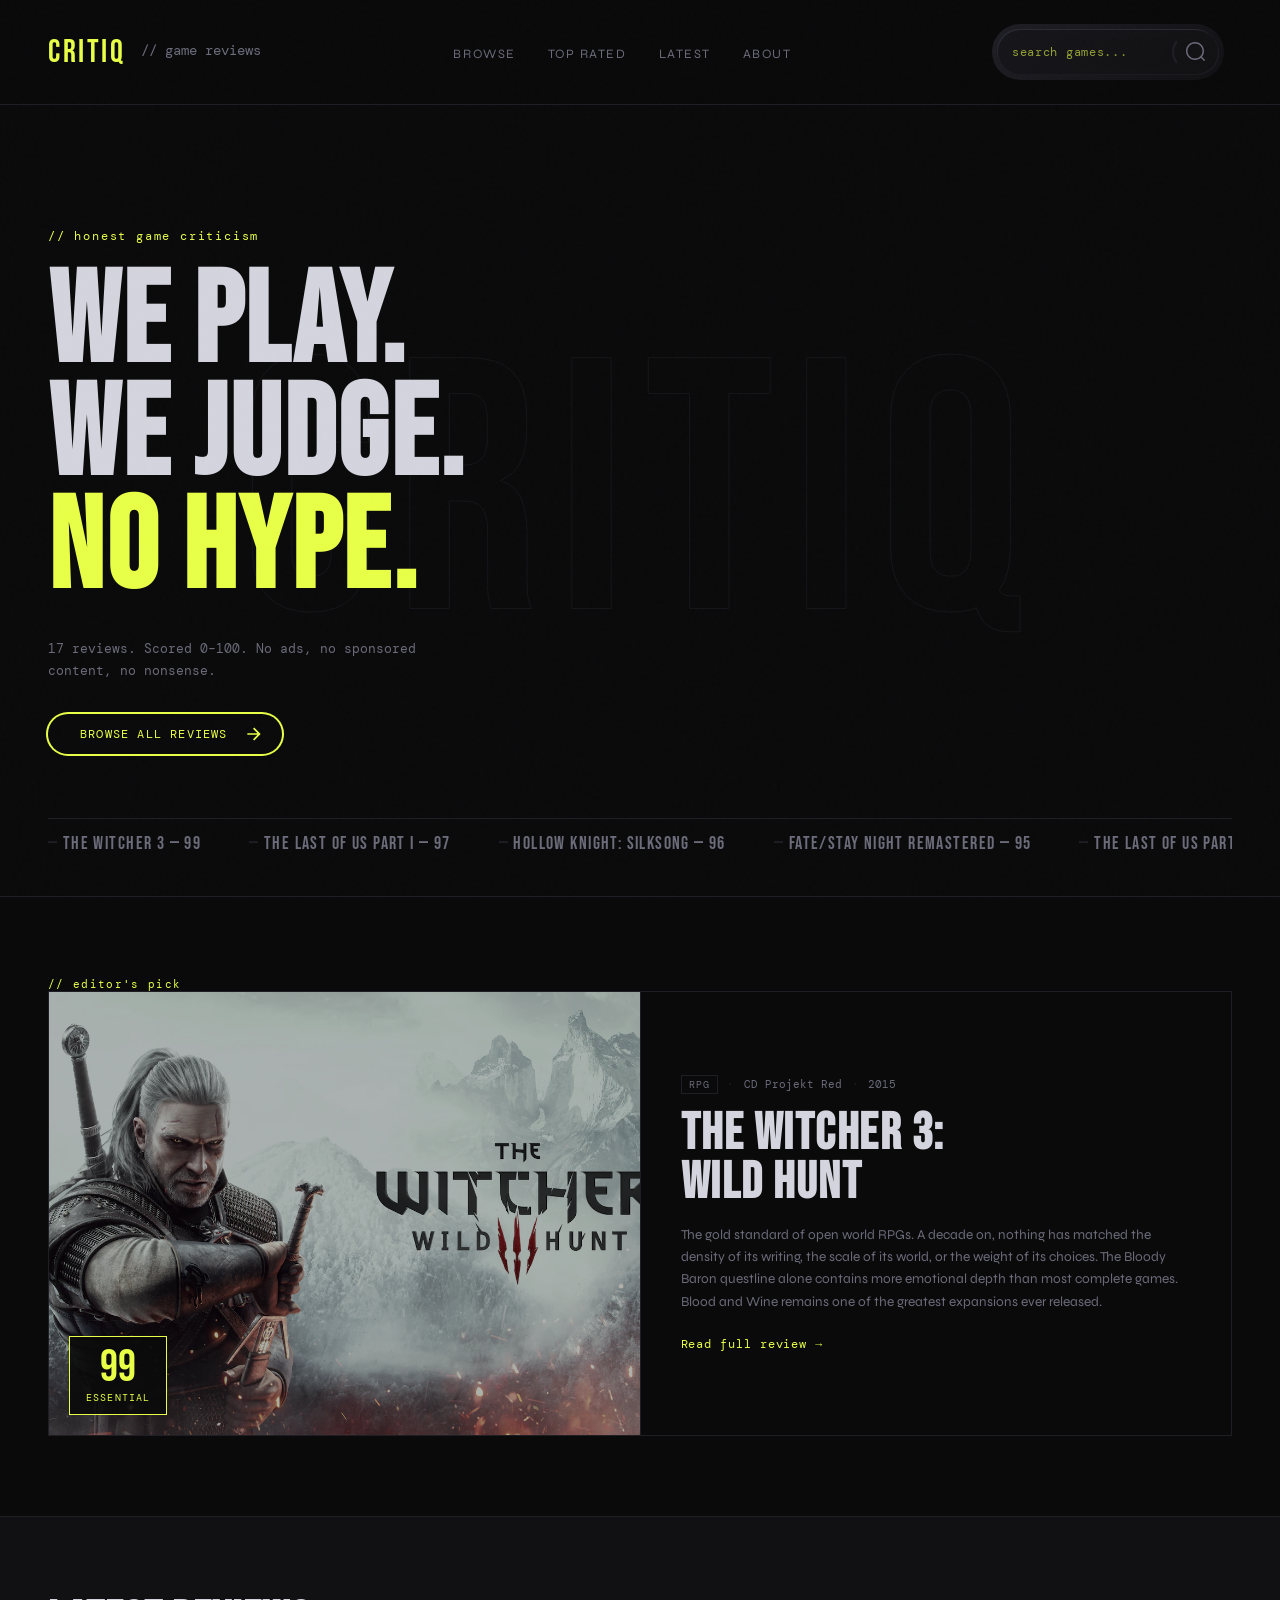
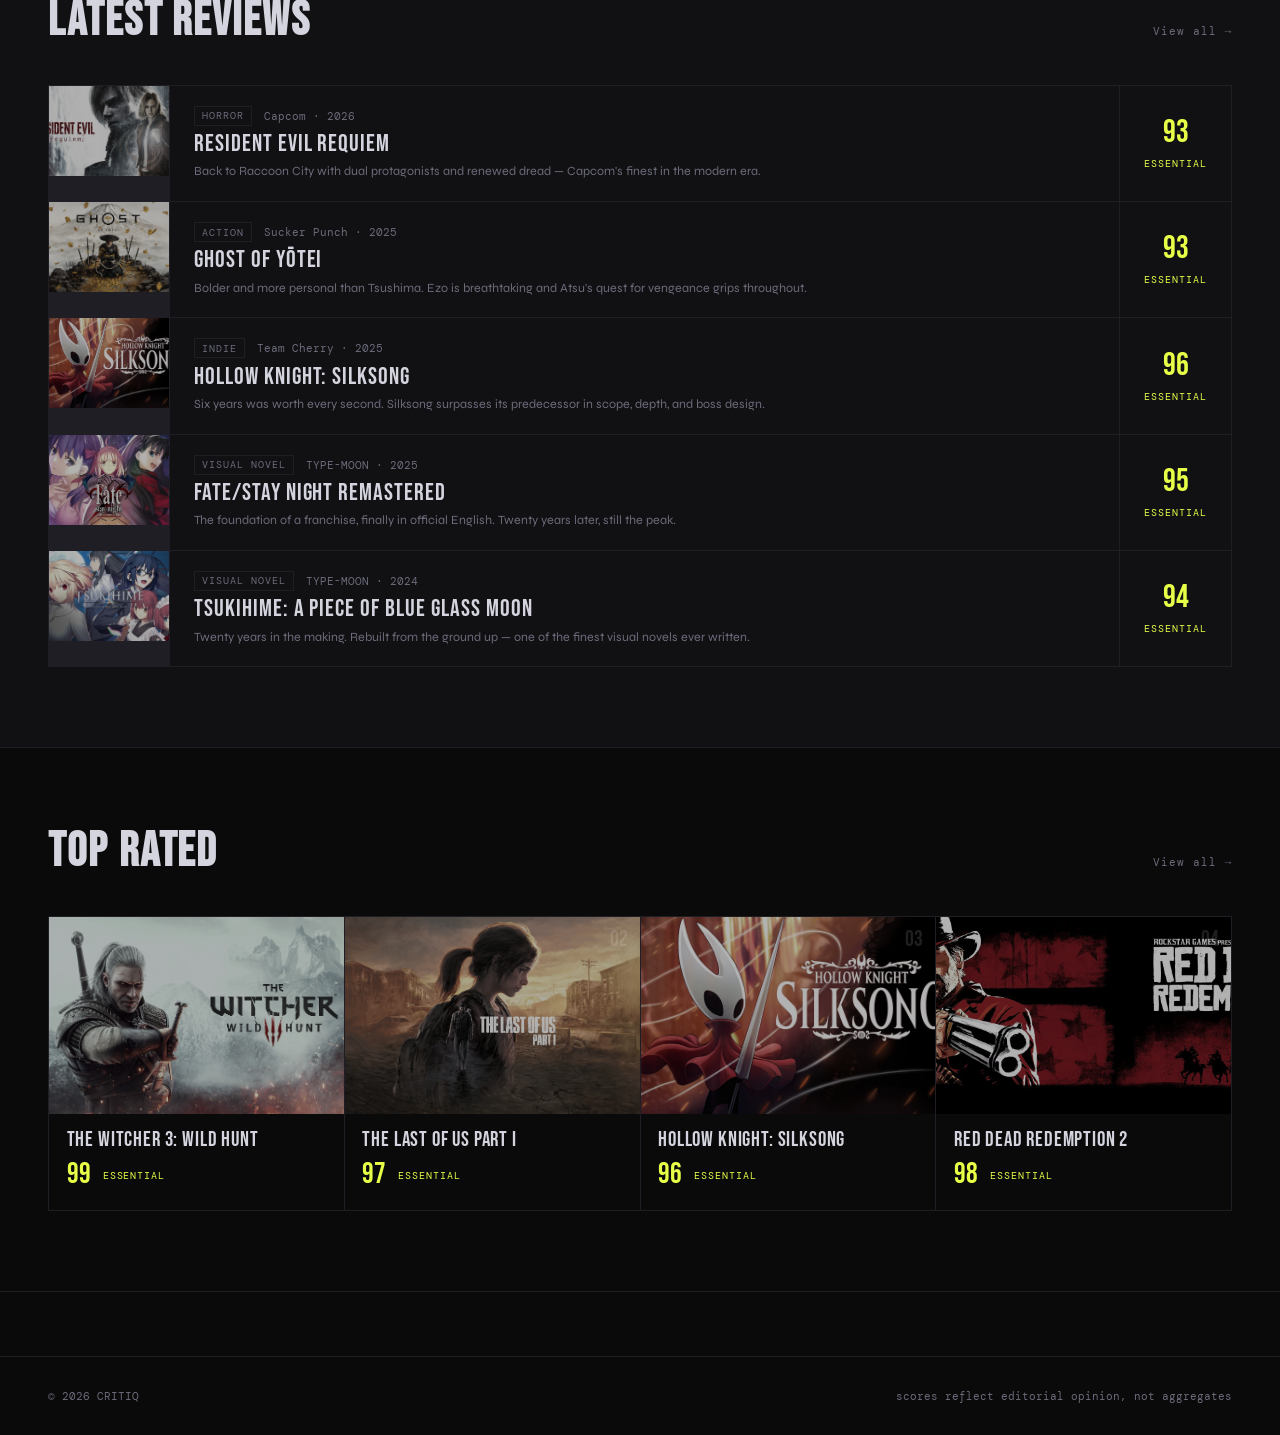
<file: index.html>
<!DOCTYPE html>
<html lang="en">
<head>
  <meta charset="UTF-8" />
  <meta name="viewport" content="width=device-width, initial-scale=1.0" />
  <title>CRITIQ — Game Reviews</title>
  <link rel="preconnect" href="https://fonts.googleapis.com" />
  <link href="https://fonts.googleapis.com/css2?family=Bebas+Neue&family=DM+Mono:ital,wght@0,300;0,400;1,300&family=Syne:wght@400;700;800&display=swap" rel="stylesheet" />
  <link rel="stylesheet" href="css/style.css" />
  <link rel="stylesheet" href="css/home.css" />
</head>
<body>

  <nav>
    <a class="logo" href="index.html">CRITIQ <span>// game reviews</span></a>
    <ul class="nav-links">
      <li><a href="browse.html">Browse</a></li>
      <li><a href="top-rated.html">Top Rated</a></li>
      <li><a href="latest.html">Latest</a></li>
      <li><a href="about.html">About</a></li>
    </ul>
        <div class="search-wrap">
      <div class="container">
        <div class="search-container">
          <input class="search-input" type="text" placeholder="search games..." autocomplete="off" />
          <svg viewBox="0 0 24 24" class="search__icon">
            <g>
              <path d="M21.53 20.47l-3.66-3.66C19.195 15.24 20 13.214 20 11c0-4.97-4.03-9-9-9s-9 4.03-9 9 4.03 9 9 9c2.215 0 4.24-.804 5.808-2.13l3.66 3.66c.147.146.34.22.53.22s.385-.073.53-.22c.295-.293.295-.767.002-1.06zM3.5 11c0-4.135 3.365-7.5 7.5-7.5s7.5 3.365 7.5 7.5-3.365 7.5-7.5 7.5-7.5-3.365-7.5-7.5z"></path>
            </g>
          </svg>
        </div>
      </div>
      <div class="search-results"></div>
    </div>
  </nav>

  <!-- HERO -->
  <section class="home-hero">
    <div class="hero-bg-text" aria-hidden="true">CRITIQ</div>
    <div class="hero-content">
      <p class="hero-eyebrow">// honest game criticism</p>
      <h1 class="hero-heading">
        WE PLAY.<br>
        WE JUDGE.<br>
        <em>NO HYPE.</em>
      </h1>
      <p class="hero-sub">17 reviews. Scored 0–100. No ads, no sponsored content, no nonsense.</p>
      <a href="browse.html" class="animated-button">
      <svg viewBox="0 0 24 24" class="arr-2" xmlns="http://www.w3.org/2000/svg">
        <path d="M16.1716 10.9999L10.8076 5.63589L12.2218 4.22168L20 11.9999L12.2218 19.778L10.8076 18.3638L16.1716 12.9999H4V10.9999H16.1716Z"></path>
      </svg>
      <span class="text">Browse all reviews</span>
      <span class="circle"></span>
      <svg viewBox="0 0 24 24" class="arr-1" xmlns="http://www.w3.org/2000/svg">
        <path d="M16.1716 10.9999L10.8076 5.63589L12.2218 4.22168L20 11.9999L12.2218 19.778L10.8076 18.3638L16.1716 12.9999H4V10.9999H16.1716Z"></path>
      </svg>
    </a>
    </div>
    <div class="hero-ticker" aria-hidden="true">
      <div class="ticker-track">
        <span>THE WITCHER 3 — 99</span>
        <span>THE LAST OF US PART I — 97</span>
        <span>HOLLOW KNIGHT: SILKSONG — 96</span>
        <span>FATE/STAY NIGHT REMASTERED — 95</span>
        <span>THE LAST OF US PART II — 95</span>
        <span>TSUKIHIME: A PIECE OF BLUE GLASS MOON — 94</span>
        <span>GHOST OF YŌTEI — 93</span>
        <span>RESIDENT EVIL REQUIEM — 93</span>
        <span>UNCHARTED 4 — 93</span>
        <span>WITCH ON THE HOLY NIGHT — 92</span>
        <span>MARVEL'S SPIDER-MAN — 92</span>
        <span>GHOST OF TSUSHIMA — 91</span>
        <span>PERSONA 3 RELOAD — 91</span>
        <span>THE WITCHER 3 — 99</span>
        <span>THE LAST OF US PART I — 97</span>
        <span>HOLLOW KNIGHT: SILKSONG — 96</span>
        <span>FATE/STAY NIGHT REMASTERED — 95</span>
        <span>THE LAST OF US PART II — 95</span>
      </div>
    </div>
  </section>

  <!-- EDITOR'S PICK -->
  <section class="section">
    <div class="section-label">// editor's pick</div>
    <a class="featured-review" href="review.html?game=witcher3">
      <div class="featured-img">
        <img src="assets/images/banners/witcher3.jpg" alt="The Witcher 3" />
        <div class="featured-score-badge">
          <span class="badge-num">99</span>
          <span class="badge-label">Essential</span>
        </div>
      </div>
      <div class="featured-body">
        <div class="featured-meta">
          <span class="tag">RPG</span>
          <span class="dot">·</span>
          <span>CD Projekt Red</span>
          <span class="dot">·</span>
          <span>2015</span>
        </div>
        <h2 class="featured-title">The Witcher 3:<br>Wild Hunt</h2>
        <p class="featured-excerpt">
          The gold standard of open world RPGs. A decade on, nothing has matched the density of its writing, the scale of its world, or the weight of its choices. The Bloody Baron questline alone contains more emotional depth than most complete games. Blood and Wine remains one of the greatest expansions ever released.
        </p>
        <span class="read-full">Read full review →</span>
      </div>
    </a>
  </section>

  <!-- LATEST REVIEWS -->
  <section class="section section-dark">
    <div class="section-header">
      <h2 class="section-title">Latest Reviews</h2>
      <a class="section-link" href="browse.html">View all →</a>
    </div>
    <div class="latest-list">

      <a class="latest-item" href="review.html?game=re-requiem" style="--i:0">
        <div class="latest-img"><img src="assets/images/banners/re-requiem.jpg" alt="RE Requiem" loading="lazy" /></div>
        <div class="latest-body">
          <div class="latest-meta"><span class="tag">Horror</span><span>Capcom · 2026</span></div>
          <div class="latest-title">Resident Evil Requiem</div>
          <div class="latest-blurb">Back to Raccoon City with dual protagonists and renewed dread — Capcom's finest in the modern era.</div>
        </div>
        <div class="latest-score">
          <span style="font-family:var(--font-head);font-size:2rem;color:var(--accent);line-height:1;">93</span>
          <span class="verdict great" style="font-family:var(--font-mono);font-size:0.6rem;letter-spacing:0.1em;">Essential</span>
        </div>
      </a>

      <a class="latest-item" href="review.html?game=ghost-of-yotei" style="--i:1">
        <div class="latest-img"><img src="assets/images/banners/ghost-of-yotei.jpg" alt="Ghost of Yōtei" loading="lazy" /></div>
        <div class="latest-body">
          <div class="latest-meta"><span class="tag">Action</span><span>Sucker Punch · 2025</span></div>
          <div class="latest-title">Ghost of Yōtei</div>
          <div class="latest-blurb">Bolder and more personal than Tsushima. Ezo is breathtaking and Atsu's quest for vengeance grips throughout.</div>
        </div>
        <div class="latest-score">
          <span style="font-family:var(--font-head);font-size:2rem;color:var(--accent);line-height:1;">93</span>
          <span class="verdict great" style="font-family:var(--font-mono);font-size:0.6rem;letter-spacing:0.1em;">Essential</span>
        </div>
      </a>

      <a class="latest-item" href="review.html?game=silksong" style="--i:2">
        <div class="latest-img"><img src="assets/images/banners/silksong.jpg" alt="Silksong" loading="lazy" /></div>
        <div class="latest-body">
          <div class="latest-meta"><span class="tag">Indie</span><span>Team Cherry · 2025</span></div>
          <div class="latest-title">Hollow Knight: Silksong</div>
          <div class="latest-blurb">Six years was worth every second. Silksong surpasses its predecessor in scope, depth, and boss design.</div>
        </div>
        <div class="latest-score">
          <span style="font-family:var(--font-head);font-size:2rem;color:var(--accent);line-height:1;">96</span>
          <span class="verdict great" style="font-family:var(--font-mono);font-size:0.6rem;letter-spacing:0.1em;">Essential</span>
        </div>
      </a>

      <a class="latest-item" href="review.html?game=fate-stay-night" style="--i:3">
        <div class="latest-img"><img src="assets/images/banners/fate-stay-night.jpg" alt="Fate/stay night" loading="lazy" /></div>
        <div class="latest-body">
          <div class="latest-meta"><span class="tag">Visual Novel</span><span>TYPE-MOON · 2025</span></div>
          <div class="latest-title">Fate/stay night REMASTERED</div>
          <div class="latest-blurb">The foundation of a franchise, finally in official English. Twenty years later, still the peak.</div>
        </div>
        <div class="latest-score">
          <span style="font-family:var(--font-head);font-size:2rem;color:var(--accent);line-height:1;">95</span>
          <span class="verdict great" style="font-family:var(--font-mono);font-size:0.6rem;letter-spacing:0.1em;">Essential</span>
        </div>
      </a>

      <a class="latest-item" href="review.html?game=tsukihime" style="--i:4">
        <div class="latest-img"><img src="assets/images/banners/tsukihime.jpg" alt="Tsukihime" loading="lazy" /></div>
        <div class="latest-body">
          <div class="latest-meta"><span class="tag">Visual Novel</span><span>TYPE-MOON · 2024</span></div>
          <div class="latest-title">Tsukihime: A Piece of Blue Glass Moon</div>
          <div class="latest-blurb">Twenty years in the making. Rebuilt from the ground up — one of the finest visual novels ever written.</div>
        </div>
        <div class="latest-score">
          <span style="font-family:var(--font-head);font-size:2rem;color:var(--accent);line-height:1;">94</span>
          <span class="verdict great" style="font-family:var(--font-mono);font-size:0.6rem;letter-spacing:0.1em;">Essential</span>
        </div>
      </a>

    </div>
  </section>

  <!-- TOP RATED -->
  <section class="section">
    <div class="section-header">
      <h2 class="section-title">Top Rated</h2>
      <a class="section-link" href="browse.html">View all →</a>
    </div>
    <div class="top-grid">

      <a class="top-card" href="review.html?game=witcher3" style="--rank:1">
        <span class="rank-num">01</span>
        <div class="top-img"><img src="assets/images/banners/witcher3.jpg" alt="The Witcher 3" loading="lazy" /></div>
        <div class="top-body">
          <div class="top-title">The Witcher 3: Wild Hunt</div>
          <div class="top-score-row">
            <span style="font-family:var(--font-head);font-size:1.8rem;color:var(--accent);line-height:1;">99</span>
            <span class="verdict great" style="font-family:var(--font-mono);font-size:0.6rem;letter-spacing:0.1em;">Essential</span>
          </div>
        </div>
      </a>

      <a class="top-card" href="review.html?game=tlou1" style="--rank:2">
        <span class="rank-num">02</span>
        <div class="top-img"><img src="assets/images/banners/tlou1.jpg" alt="TLOU Part I" loading="lazy" /></div>
        <div class="top-body">
          <div class="top-title">The Last of Us Part I</div>
          <div class="top-score-row">
            <span style="font-family:var(--font-head);font-size:1.8rem;color:var(--accent);line-height:1;">97</span>
            <span class="verdict great" style="font-family:var(--font-mono);font-size:0.6rem;letter-spacing:0.1em;">Essential</span>
          </div>
        </div>
      </a>

      <a class="top-card" href="review.html?game=silksong" style="--rank:3">
        <span class="rank-num">03</span>
        <div class="top-img"><img src="assets/images/banners/silksong.jpg" alt="Silksong" loading="lazy" /></div>
        <div class="top-body">
          <div class="top-title">Hollow Knight: Silksong</div>
          <div class="top-score-row">
            <span style="font-family:var(--font-head);font-size:1.8rem;color:var(--accent);line-height:1;">96</span>
            <span class="verdict great" style="font-family:var(--font-mono);font-size:0.6rem;letter-spacing:0.1em;">Essential</span>
          </div>
        </div>
      </a>

      <a class="top-card" href="review.html?game=rdr2" style="--rank:4">
        <span class="rank-num">04</span>
        <div class="top-img"><img src="assets/images/banners/rdr2.jpg" alt="RDR2" loading="lazy" /></div>
        <div class="top-body">
          <div class="top-title">Red Dead Redemption 2</div>
          <div class="top-score-row">
            <span style="font-family:var(--font-head);font-size:1.8rem;color:var(--accent);line-height:1;">98</span>
            <span class="verdict great" style="font-family:var(--font-mono);font-size:0.6rem;letter-spacing:0.1em;">Essential</span>
          </div>
        </div>
      </a>

    </div>
  </section>

  <footer>
    <span>© 2026 CRITIQ</span>
    <span>scores reflect editorial opinion, not aggregates</span>
  </footer>

  <script src="js/home.js"></script>
  <script src="js/games.js"></script>
  <script src="js/search.js"></script>
</body>
</html>
</file>
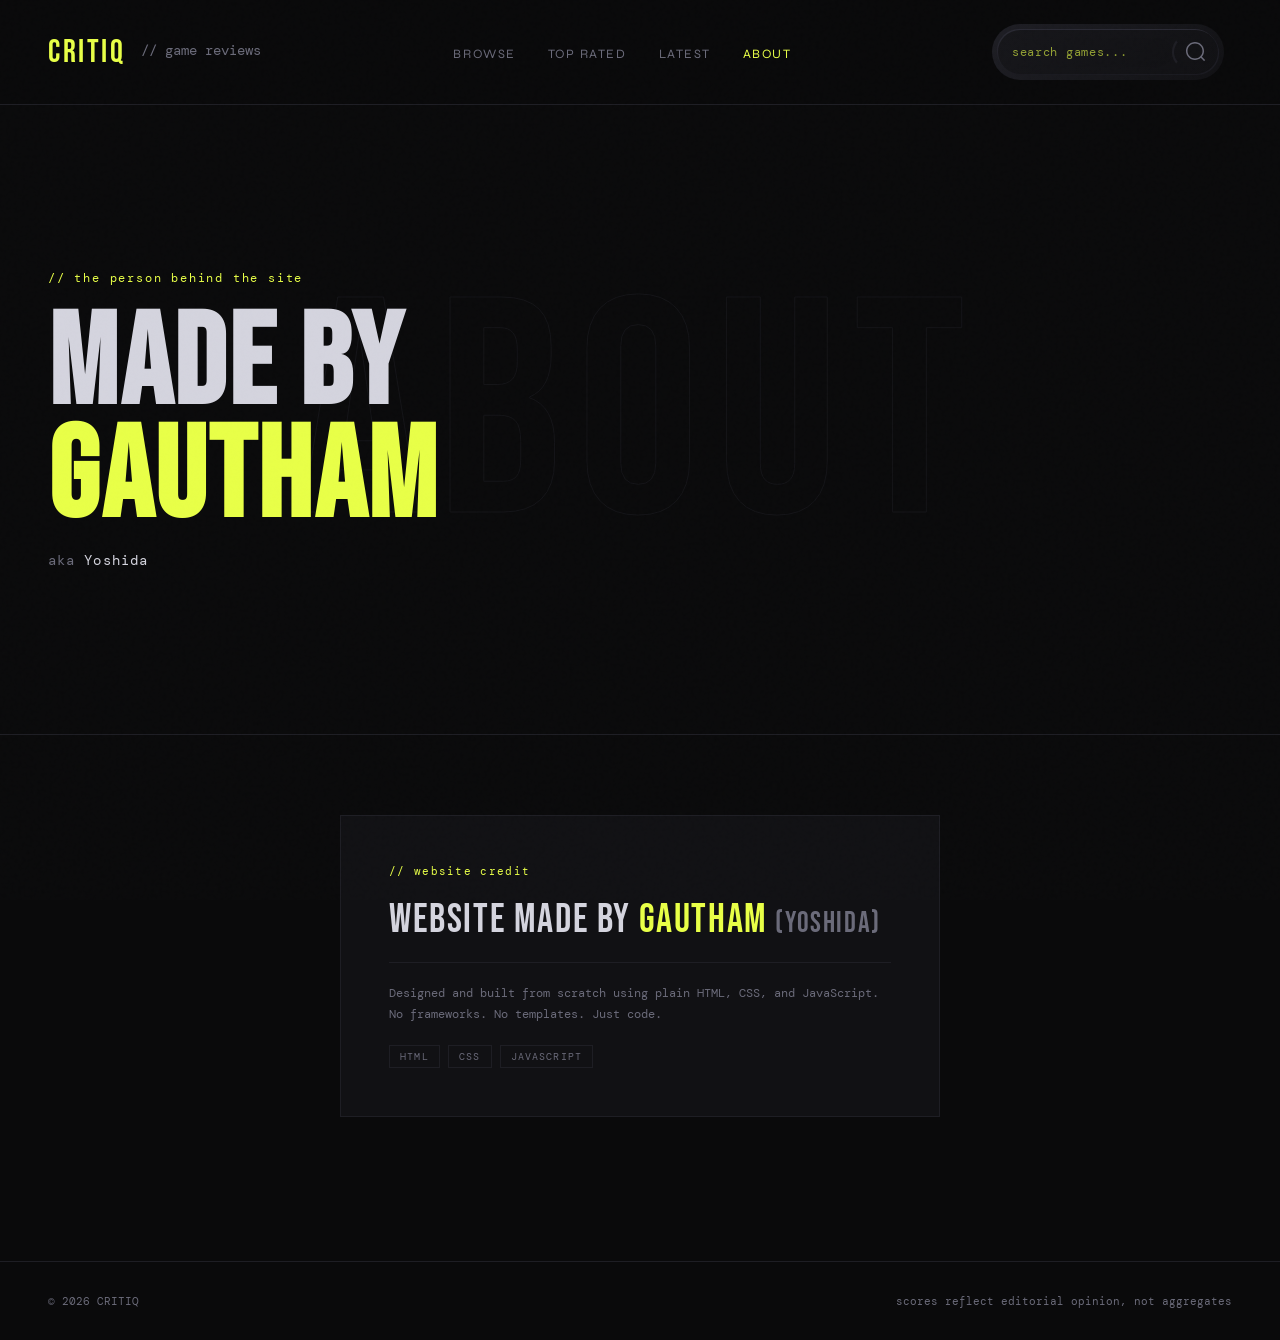
<file: about.html>
<!DOCTYPE html>
<html lang="en">
<head>
  <meta charset="UTF-8" />
  <meta name="viewport" content="width=device-width, initial-scale=1.0" />
  <title>CRITIQ — About</title>

  <link rel="preconnect" href="https://fonts.googleapis.com" />
  <link href="https://fonts.googleapis.com/css2?family=Bebas+Neue&family=DM+Mono:ital,wght@0,300;0,400;1,300&family=Syne:wght@400;700;800&display=swap" rel="stylesheet" />
  <link rel="stylesheet" href="css/style.css" />
  <link rel="stylesheet" href="css/about.css" />
</head>
<body>

  <!-- NAV -->
  <nav>
    <a class="logo" href="index.html">CRITIQ <span>// game reviews</span></a>
    <ul class="nav-links">
      <li><a href="browse.html">Browse</a></li>
      <li><a href="top-rated.html">Top Rated</a></li>
      <li><a href="latest.html">Latest</a></li>
      <li><a href="about.html" style="color: var(--accent);">About</a></li>
    </ul>
        <div class="search-wrap">
      <div class="container">
        <div class="search-container">
          <input class="search-input" type="text" placeholder="search games..." autocomplete="off" />
          <svg viewBox="0 0 24 24" class="search__icon">
            <g>
              <path d="M21.53 20.47l-3.66-3.66C19.195 15.24 20 13.214 20 11c0-4.97-4.03-9-9-9s-9 4.03-9 9 4.03 9 9 9c2.215 0 4.24-.804 5.808-2.13l3.66 3.66c.147.146.34.22.53.22s.385-.073.53-.22c.295-.293.295-.767.002-1.06zM3.5 11c0-4.135 3.365-7.5 7.5-7.5s7.5 3.365 7.5 7.5-3.365 7.5-7.5 7.5-7.5-3.365-7.5-7.5z"></path>
            </g>
          </svg>
        </div>
      </div>
      <div class="search-results"></div>
    </div>
  </nav>

  <!-- HERO -->
  <section class="about-hero">
    <div class="about-bg-text" aria-hidden="true">ABOUT</div>
    <div class="about-content">
      <p class="about-eyebrow">// the person behind the site</p>
      <h1 class="about-heading">Made by<br><em>Gautham</em></h1>
      <p class="about-alias">aka <span>Yoshida</span></p>
    </div>
  </section>

  <!-- CREDIT BLOCK -->
  <section class="credit-section">
    <div class="credit-card">
      <div class="credit-label">// website credit</div>
      <p class="credit-statement">
        Website made by <strong>Gautham</strong> <span class="alias">(Yoshida)</span>
      </p>
      <p class="credit-sub">
        Designed and built from scratch using plain HTML, CSS, and JavaScript.
        No frameworks. No templates. Just code.
      </p>
      <div class="credit-stack">
        <span class="stack-item">HTML</span>
        <span class="stack-item">CSS</span>
        <span class="stack-item">JavaScript</span>
      </div>
    </div>
  </section>

  <!-- FOOTER -->
  <footer>
    <span>© 2026 CRITIQ</span>
    <span>scores reflect editorial opinion, not aggregates</span>
  </footer>

  <script src="js/games.js"></script>
  <script src="js/search.js"></script>
</body>
</html>
</file>
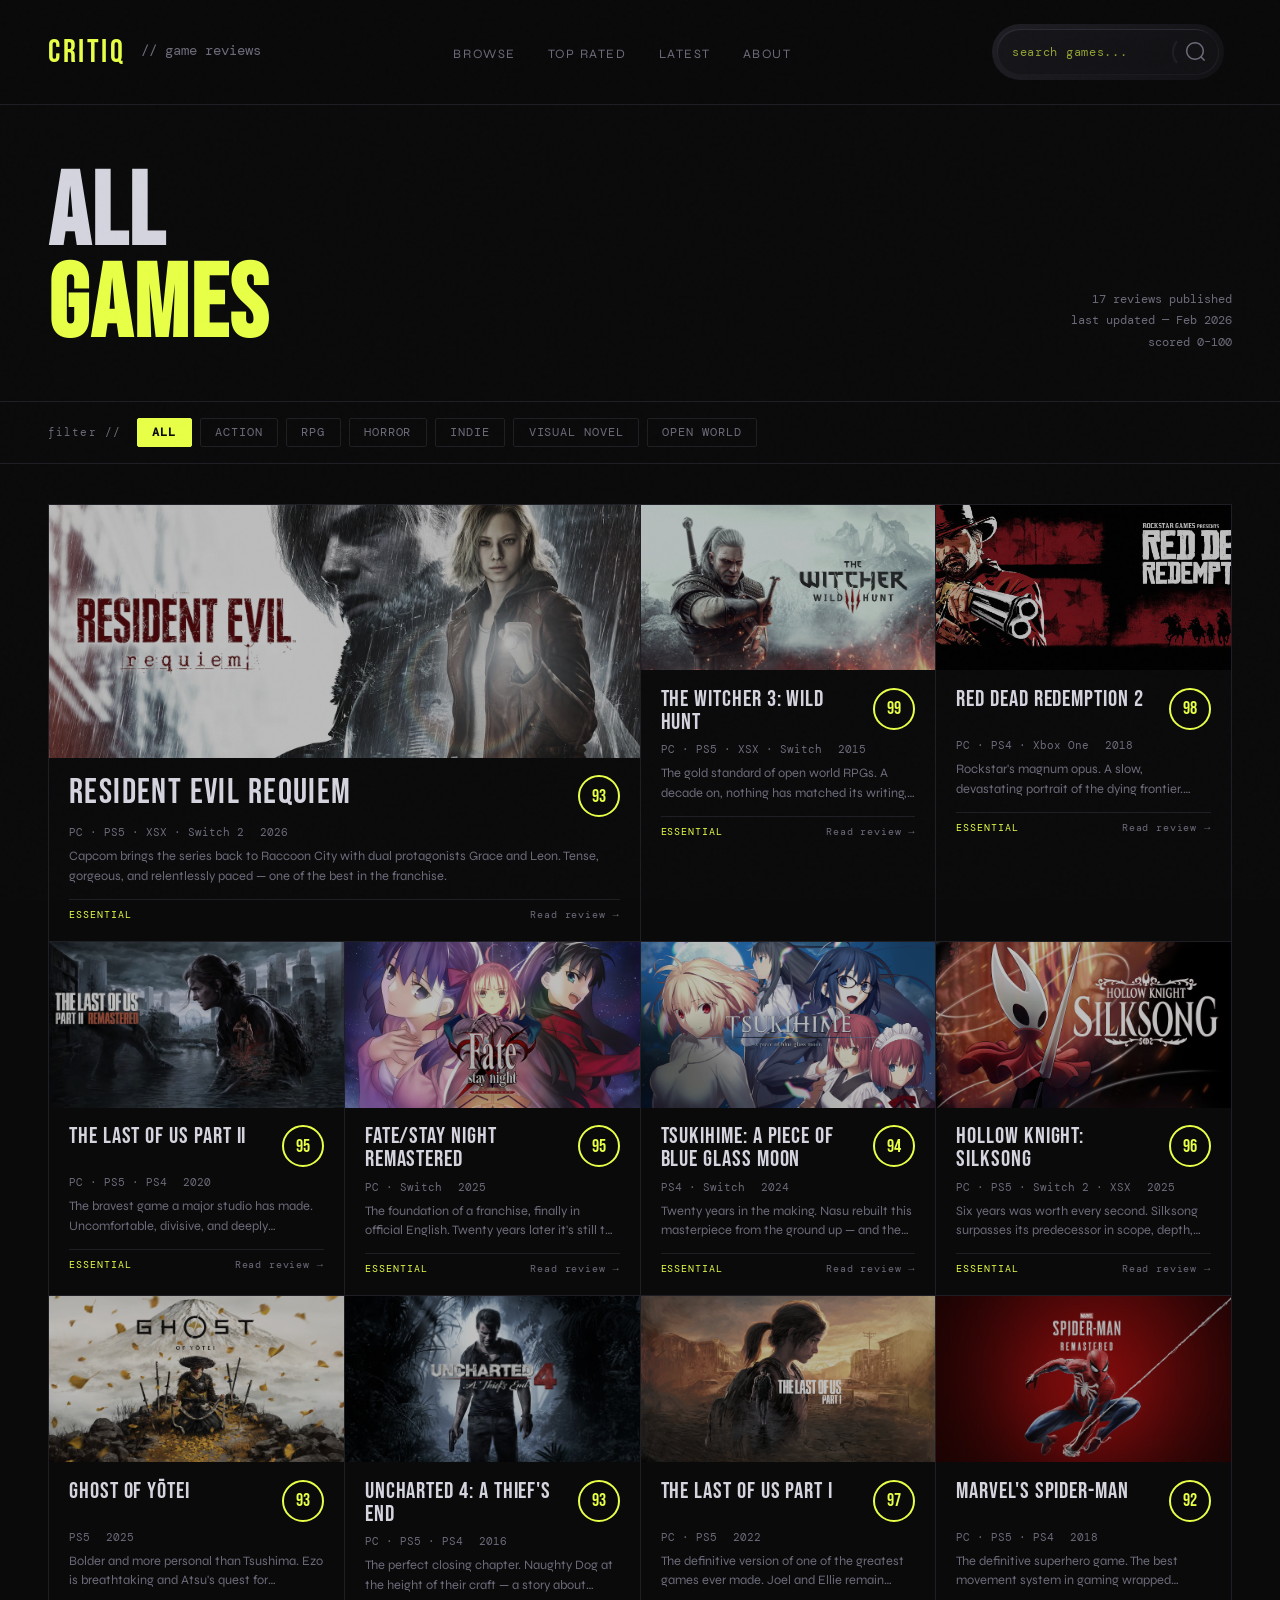
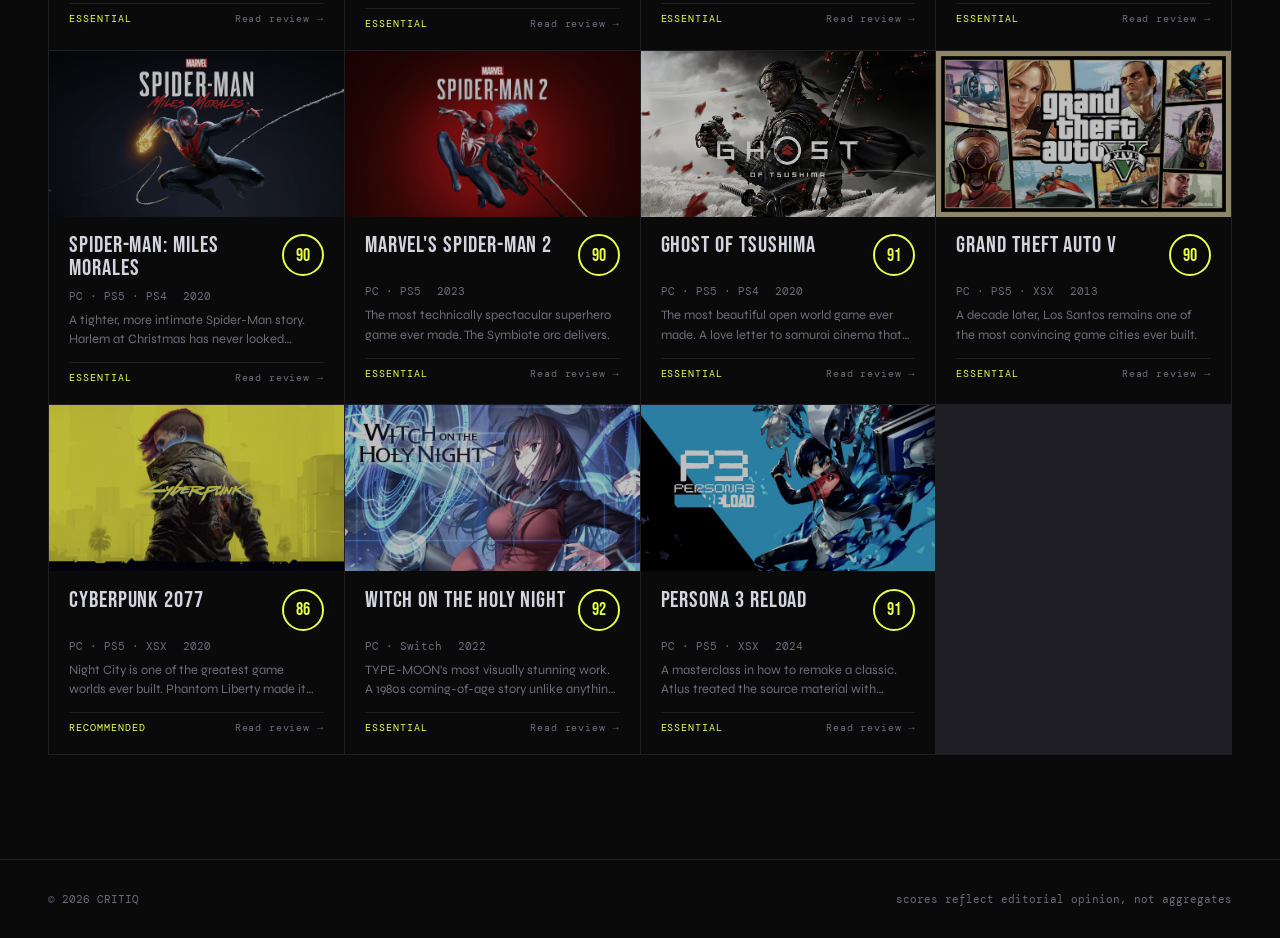
<file: browse.html>
<!DOCTYPE html>
<html lang="en">
<head>
  <meta charset="UTF-8" />
  <meta name="viewport" content="width=device-width, initial-scale=1.0" />
  <title>CRITIQ — Game Reviews</title>
  <link rel="preconnect" href="https://fonts.googleapis.com" />
  <link href="https://fonts.googleapis.com/css2?family=Bebas+Neue&family=DM+Mono:ital,wght@0,300;0,400;1,300&family=Syne:wght@400;700;800&display=swap" rel="stylesheet" />
  <link rel="stylesheet" href="css/style.css" />
</head>
<body>

  <nav>
    <a class="logo" href="index.html">CRITIQ <span>// game reviews</span></a>
    <ul class="nav-links">
      <li><a href="browse.html">Browse</a></li>
      <li><a href="top-rated.html">Top Rated</a></li>
      <li><a href="latest.html">Latest</a></li>
      <li><a href="about.html">About</a></li>
    </ul>
        <div class="search-wrap">
      <div class="container">
        <div class="search-container">
          <input class="search-input" type="text" placeholder="search games..." autocomplete="off" />
          <svg viewBox="0 0 24 24" class="search__icon">
            <g>
              <path d="M21.53 20.47l-3.66-3.66C19.195 15.24 20 13.214 20 11c0-4.97-4.03-9-9-9s-9 4.03-9 9 4.03 9 9 9c2.215 0 4.24-.804 5.808-2.13l3.66 3.66c.147.146.34.22.53.22s.385-.073.53-.22c.295-.293.295-.767.002-1.06zM3.5 11c0-4.135 3.365-7.5 7.5-7.5s7.5 3.365 7.5 7.5-3.365 7.5-7.5 7.5-7.5-3.365-7.5-7.5z"></path>
            </g>
          </svg>
        </div>
      </div>
      <div class="search-results"></div>
    </div>
  </nav>

  <section class="hero">
    <h1 class="hero-title">All<br><em>Games</em></h1>
    <div class="hero-meta">
      <div>17 reviews published</div>
      <div>last updated — Feb 2026</div>
      <div>scored 0–100</div>
    </div>
  </section>

  <div class="filter-bar">
    <span class="filter-label">filter //</span>
    <button class="chip active" data-filter="all">All</button>
    <button class="chip" data-filter="action">Action</button>
    <button class="chip" data-filter="rpg">RPG</button>
    <button class="chip" data-filter="horror">Horror</button>
    <button class="chip" data-filter="indie">Indie</button>
    <button class="chip" data-filter="visual-novel">Visual Novel</button>
    <button class="chip" data-filter="open-world">Open World</button>
  </div>

  <div class="grid-wrap">
    <div class="game-grid" id="gameGrid">

      <!-- FEATURED — RE Requiem -->
      <a class="card featured" data-genre="horror" href="review.html?game=re-requiem">
        <div class="card-img">
          <span class="genre-tag">Horror</span>
          <img src="assets/images/banners/re-requiem.jpg" alt="Resident Evil Requiem" loading="lazy" />
        </div>
        <div class="card-body">
          <div class="card-top">
            <div class="card-title">Resident Evil Requiem</div>
            <div class="score-ring"><span class="card-score">93</span></div>
          </div>
          <div class="card-meta"><span>PC · PS5 · XSX · Switch 2</span><span>2026</span></div>
          <p class="card-blurb">Capcom brings the series back to Raccoon City with dual protagonists Grace and Leon. Tense, gorgeous, and relentlessly paced — one of the best in the franchise.</p>
          <div class="card-footer"><span class="verdict great">Essential</span><span class="read-link">Read review →</span></div>
        </div>
      </a>

      <a class="card" data-genre="rpg" href="review.html?game=witcher3">
        <div class="card-img"><span class="genre-tag">RPG</span><img src="assets/images/banners/witcher3.jpg" alt="The Witcher 3" loading="lazy" /></div>
        <div class="card-body">
          <div class="card-top"><div class="card-title">The Witcher 3: Wild Hunt</div><div class="score-ring"><span class="card-score">99</span></div></div>
          <div class="card-meta"><span>PC · PS5 · XSX · Switch</span><span>2015</span></div>
          <p class="card-blurb">The gold standard of open world RPGs. A decade on, nothing has matched its writing, scale, or the weight of its choices.</p>
          <div class="card-footer"><span class="verdict great">Essential</span><span class="read-link">Read review →</span></div>
        </div>
      </a>

      <a class="card" data-genre="open-world" href="review.html?game=rdr2">
        <div class="card-img"><span class="genre-tag">Open World</span><img src="assets/images/banners/rdr2.jpg" alt="Red Dead Redemption 2" loading="lazy" /></div>
        <div class="card-body">
          <div class="card-top"><div class="card-title">Red Dead Redemption 2</div><div class="score-ring"><span class="card-score">98</span></div></div>
          <div class="card-meta"><span>PC · PS4 · Xbox One</span><span>2018</span></div>
          <p class="card-blurb">Rockstar's magnum opus. A slow, devastating portrait of the dying frontier. Nothing else comes close.</p>
          <div class="card-footer"><span class="verdict great">Essential</span><span class="read-link">Read review →</span></div>
        </div>
      </a>

      <a class="card" data-genre="action" href="review.html?game=tlou2">
        <div class="card-img"><span class="genre-tag">Action</span><img src="assets/images/banners/tlou2.jpg" alt="The Last of Us Part II" loading="lazy" /></div>
        <div class="card-body">
          <div class="card-top"><div class="card-title">The Last of Us Part II</div><div class="score-ring"><span class="card-score">95</span></div></div>
          <div class="card-meta"><span>PC · PS5 · PS4</span><span>2020</span></div>
          <p class="card-blurb">The bravest game a major studio has made. Uncomfortable, divisive, and deeply unforgettable.</p>
          <div class="card-footer"><span class="verdict great">Essential</span><span class="read-link">Read review →</span></div>
        </div>
      </a>

      <a class="card" data-genre="visual-novel" href="review.html?game=fate-stay-night">
        <div class="card-img"><span class="genre-tag">Visual Novel</span><img src="assets/images/banners/fate-stay-night.jpg" alt="Fate/stay night" loading="lazy" /></div>
        <div class="card-body">
          <div class="card-top"><div class="card-title">Fate/stay night REMASTERED</div><div class="score-ring"><span class="card-score">95</span></div></div>
          <div class="card-meta"><span>PC · Switch</span><span>2025</span></div>
          <p class="card-blurb">The foundation of a franchise, finally in official English. Twenty years later it's still the peak.</p>
          <div class="card-footer"><span class="verdict great">Essential</span><span class="read-link">Read review →</span></div>
        </div>
      </a>

      <a class="card" data-genre="visual-novel" href="review.html?game=tsukihime">
        <div class="card-img"><span class="genre-tag">Visual Novel</span><img src="assets/images/banners/tsukihime.jpg" alt="Tsukihime" loading="lazy" /></div>
        <div class="card-body">
          <div class="card-top"><div class="card-title">Tsukihime: A Piece of Blue Glass Moon</div><div class="score-ring"><span class="card-score">94</span></div></div>
          <div class="card-meta"><span>PS4 · Switch</span><span>2024</span></div>
          <p class="card-blurb">Twenty years in the making. Nasu rebuilt this masterpiece from the ground up — and the result is one of the finest VNs ever written.</p>
          <div class="card-footer"><span class="verdict great">Essential</span><span class="read-link">Read review →</span></div>
        </div>
      </a>

      <a class="card" data-genre="indie" href="review.html?game=silksong">
        <div class="card-img"><span class="genre-tag">Indie</span><img src="assets/images/banners/silksong.jpg" alt="Hollow Knight: Silksong" loading="lazy" /></div>
        <div class="card-body">
          <div class="card-top"><div class="card-title">Hollow Knight: Silksong</div><div class="score-ring"><span class="card-score">96</span></div></div>
          <div class="card-meta"><span>PC · PS5 · Switch 2 · XSX</span><span>2025</span></div>
          <p class="card-blurb">Six years was worth every second. Silksong surpasses its predecessor in scope, depth, and boss design.</p>
          <div class="card-footer"><span class="verdict great">Essential</span><span class="read-link">Read review →</span></div>
        </div>
      </a>

      <a class="card" data-genre="action" href="review.html?game=ghost-of-yotei">
        <div class="card-img"><span class="genre-tag">Action</span><img src="assets/images/banners/ghost-of-yotei.jpg" alt="Ghost of Yōtei" loading="lazy" /></div>
        <div class="card-body">
          <div class="card-top"><div class="card-title">Ghost of Yōtei</div><div class="score-ring"><span class="card-score">93</span></div></div>
          <div class="card-meta"><span>PS5</span><span>2025</span></div>
          <p class="card-blurb">Bolder and more personal than Tsushima. Ezo is breathtaking and Atsu's quest for vengeance is gripping throughout.</p>
          <div class="card-footer"><span class="verdict great">Essential</span><span class="read-link">Read review →</span></div>
        </div>
      </a>

      <a class="card" data-genre="action" href="review.html?game=uncharted4">
        <div class="card-img"><span class="genre-tag">Action</span><img src="assets/images/banners/uncharted4.jpg" alt="Uncharted 4" loading="lazy" /></div>
        <div class="card-body">
          <div class="card-top"><div class="card-title">Uncharted 4: A Thief's End</div><div class="score-ring"><span class="card-score">93</span></div></div>
          <div class="card-meta"><span>PC · PS5 · PS4</span><span>2016</span></div>
          <p class="card-blurb">The perfect closing chapter. Naughty Dog at the height of their craft — a story about growing up and letting go.</p>
          <div class="card-footer"><span class="verdict great">Essential</span><span class="read-link">Read review →</span></div>
        </div>
      </a>

      <a class="card" data-genre="action" href="review.html?game=tlou1">
        <div class="card-img"><span class="genre-tag">Action</span><img src="assets/images/banners/tlou1.jpg" alt="The Last of Us Part I" loading="lazy" /></div>
        <div class="card-body">
          <div class="card-top"><div class="card-title">The Last of Us Part I</div><div class="score-ring"><span class="card-score">97</span></div></div>
          <div class="card-meta"><span>PC · PS5</span><span>2022</span></div>
          <p class="card-blurb">The definitive version of one of the greatest games ever made. Joel and Ellie remain gaming's greatest duo.</p>
          <div class="card-footer"><span class="verdict great">Essential</span><span class="read-link">Read review →</span></div>
        </div>
      </a>

      <a class="card" data-genre="action" href="review.html?game=spiderman1">
        <div class="card-img"><span class="genre-tag">Action</span><img src="assets/images/banners/spiderman1.jpg" alt="Marvel's Spider-Man" loading="lazy" /></div>
        <div class="card-body">
          <div class="card-top"><div class="card-title">Marvel's Spider-Man</div><div class="score-ring"><span class="card-score">92</span></div></div>
          <div class="card-meta"><span>PC · PS5 · PS4</span><span>2018</span></div>
          <p class="card-blurb">The definitive superhero game. The best movement system in gaming wrapped around a Peter Parker worth caring about.</p>
          <div class="card-footer"><span class="verdict great">Essential</span><span class="read-link">Read review →</span></div>
        </div>
      </a>

      <a class="card" data-genre="action" href="review.html?game=miles-morales">
        <div class="card-img"><span class="genre-tag">Action</span><img src="assets/images/banners/miles-morales.jpg" alt="Miles Morales" loading="lazy" /></div>
        <div class="card-body">
          <div class="card-top"><div class="card-title">Spider-Man: Miles Morales</div><div class="score-ring"><span class="card-score">90</span></div></div>
          <div class="card-meta"><span>PC · PS5 · PS4</span><span>2020</span></div>
          <p class="card-blurb">A tighter, more intimate Spider-Man story. Harlem at Christmas has never looked better.</p>
          <div class="card-footer"><span class="verdict great">Essential</span><span class="read-link">Read review →</span></div>
        </div>
      </a>

      <a class="card" data-genre="action" href="review.html?game=spiderman2">
        <div class="card-img"><span class="genre-tag">Action</span><img src="assets/images/banners/spiderman2.jpg" alt="Spider-Man 2" loading="lazy" /></div>
        <div class="card-body">
          <div class="card-top"><div class="card-title">Marvel's Spider-Man 2</div><div class="score-ring"><span class="card-score">90</span></div></div>
          <div class="card-meta"><span>PC · PS5</span><span>2023</span></div>
          <p class="card-blurb">The most technically spectacular superhero game ever made. The Symbiote arc delivers.</p>
          <div class="card-footer"><span class="verdict great">Essential</span><span class="read-link">Read review →</span></div>
        </div>
      </a>

      <a class="card" data-genre="action" href="review.html?game=ghost-of-tsushima">
        <div class="card-img"><span class="genre-tag">Action</span><img src="assets/images/banners/ghost-of-tsushima.jpg" alt="Ghost of Tsushima" loading="lazy" /></div>
        <div class="card-body">
          <div class="card-top"><div class="card-title">Ghost of Tsushima</div><div class="score-ring"><span class="card-score">91</span></div></div>
          <div class="card-meta"><span>PC · PS5 · PS4</span><span>2020</span></div>
          <p class="card-blurb">The most beautiful open world game ever made. A love letter to samurai cinema that stands on its own as art.</p>
          <div class="card-footer"><span class="verdict great">Essential</span><span class="read-link">Read review →</span></div>
        </div>
      </a>

      <a class="card" data-genre="open-world" href="review.html?game=gta5">
        <div class="card-img"><span class="genre-tag">Open World</span><img src="assets/images/banners/gta5.jpg" alt="GTA V" loading="lazy" /></div>
        <div class="card-body">
          <div class="card-top"><div class="card-title">Grand Theft Auto V</div><div class="score-ring"><span class="card-score">90</span></div></div>
          <div class="card-meta"><span>PC · PS5 · XSX</span><span>2013</span></div>
          <p class="card-blurb">A decade later, Los Santos remains one of the most convincing game cities ever built.</p>
          <div class="card-footer"><span class="verdict great">Essential</span><span class="read-link">Read review →</span></div>
        </div>
      </a>

      <a class="card" data-genre="rpg" href="review.html?game=cyberpunk">
        <div class="card-img"><span class="genre-tag">RPG</span><img src="assets/images/banners/cyberpunk.jpg" alt="Cyberpunk 2077" loading="lazy" /></div>
        <div class="card-body">
          <div class="card-top"><div class="card-title">Cyberpunk 2077</div><div class="score-ring"><span class="card-score">86</span></div></div>
          <div class="card-meta"><span>PC · PS5 · XSX</span><span>2020</span></div>
          <p class="card-blurb">Night City is one of the greatest game worlds ever built. Phantom Liberty made it unmissable.</p>
          <div class="card-footer"><span class="verdict great">Recommended</span><span class="read-link">Read review →</span></div>
        </div>
      </a>

      <a class="card" data-genre="visual-novel" href="review.html?game=mahoyo">
        <div class="card-img"><span class="genre-tag">Visual Novel</span><img src="assets/images/banners/mahoyo.jpg" alt="Witch on the Holy Night" loading="lazy" /></div>
        <div class="card-body">
          <div class="card-top"><div class="card-title">Witch on the Holy Night</div><div class="score-ring"><span class="card-score">92</span></div></div>
          <div class="card-meta"><span>PC · Switch</span><span>2022</span></div>
          <p class="card-blurb">TYPE-MOON's most visually stunning work. A 1980s coming-of-age story unlike anything else in the medium.</p>
          <div class="card-footer"><span class="verdict great">Essential</span><span class="read-link">Read review →</span></div>
        </div>
      </a>

      <a class="card" data-genre="rpg" href="review.html?game=persona-3-reload">
        <div class="card-img"><span class="genre-tag">RPG</span><img src="assets/images/banners/persona-3-reload.jpg" alt="Persona 3 Reload" loading="lazy" /></div>
        <div class="card-body">
          <div class="card-top"><div class="card-title">Persona 3 Reload</div><div class="score-ring"><span class="card-score">91</span></div></div>
          <div class="card-meta"><span>PC · PS5 · XSX</span><span>2024</span></div>
          <p class="card-blurb">A masterclass in how to remake a classic. Atlus treated the source material with genuine reverence.</p>
          <div class="card-footer"><span class="verdict great">Essential</span><span class="read-link">Read review →</span></div>
        </div>
      </a>

      <div class="empty" id="emptyState">No reviews match this filter yet.</div>
    </div>
  </div>

  <footer>
    <span>© 2026 CRITIQ</span>
    <span>scores reflect editorial opinion, not aggregates</span>
  </footer>

  <script src="js/main.js"></script>
  <script src="js/games.js"></script>
  <script src="js/search.js"></script>
</body>
</html>
</file>
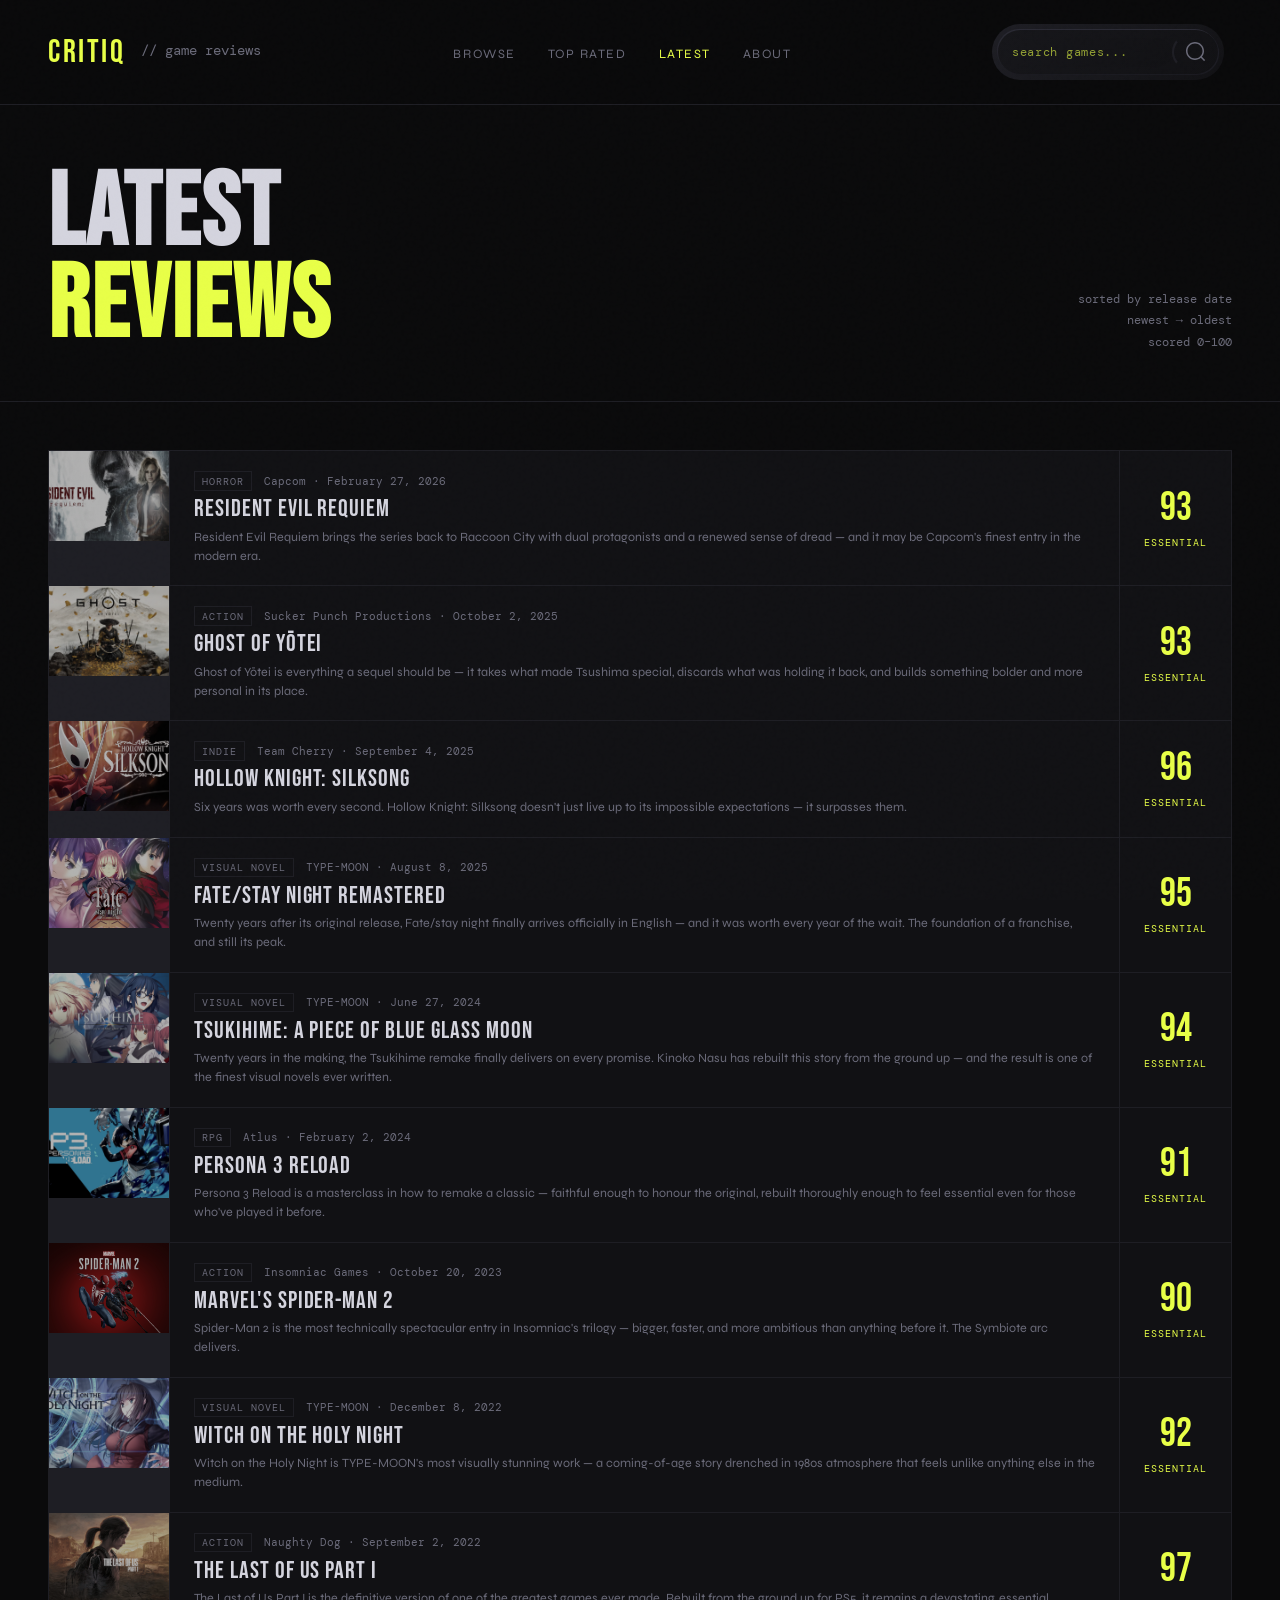
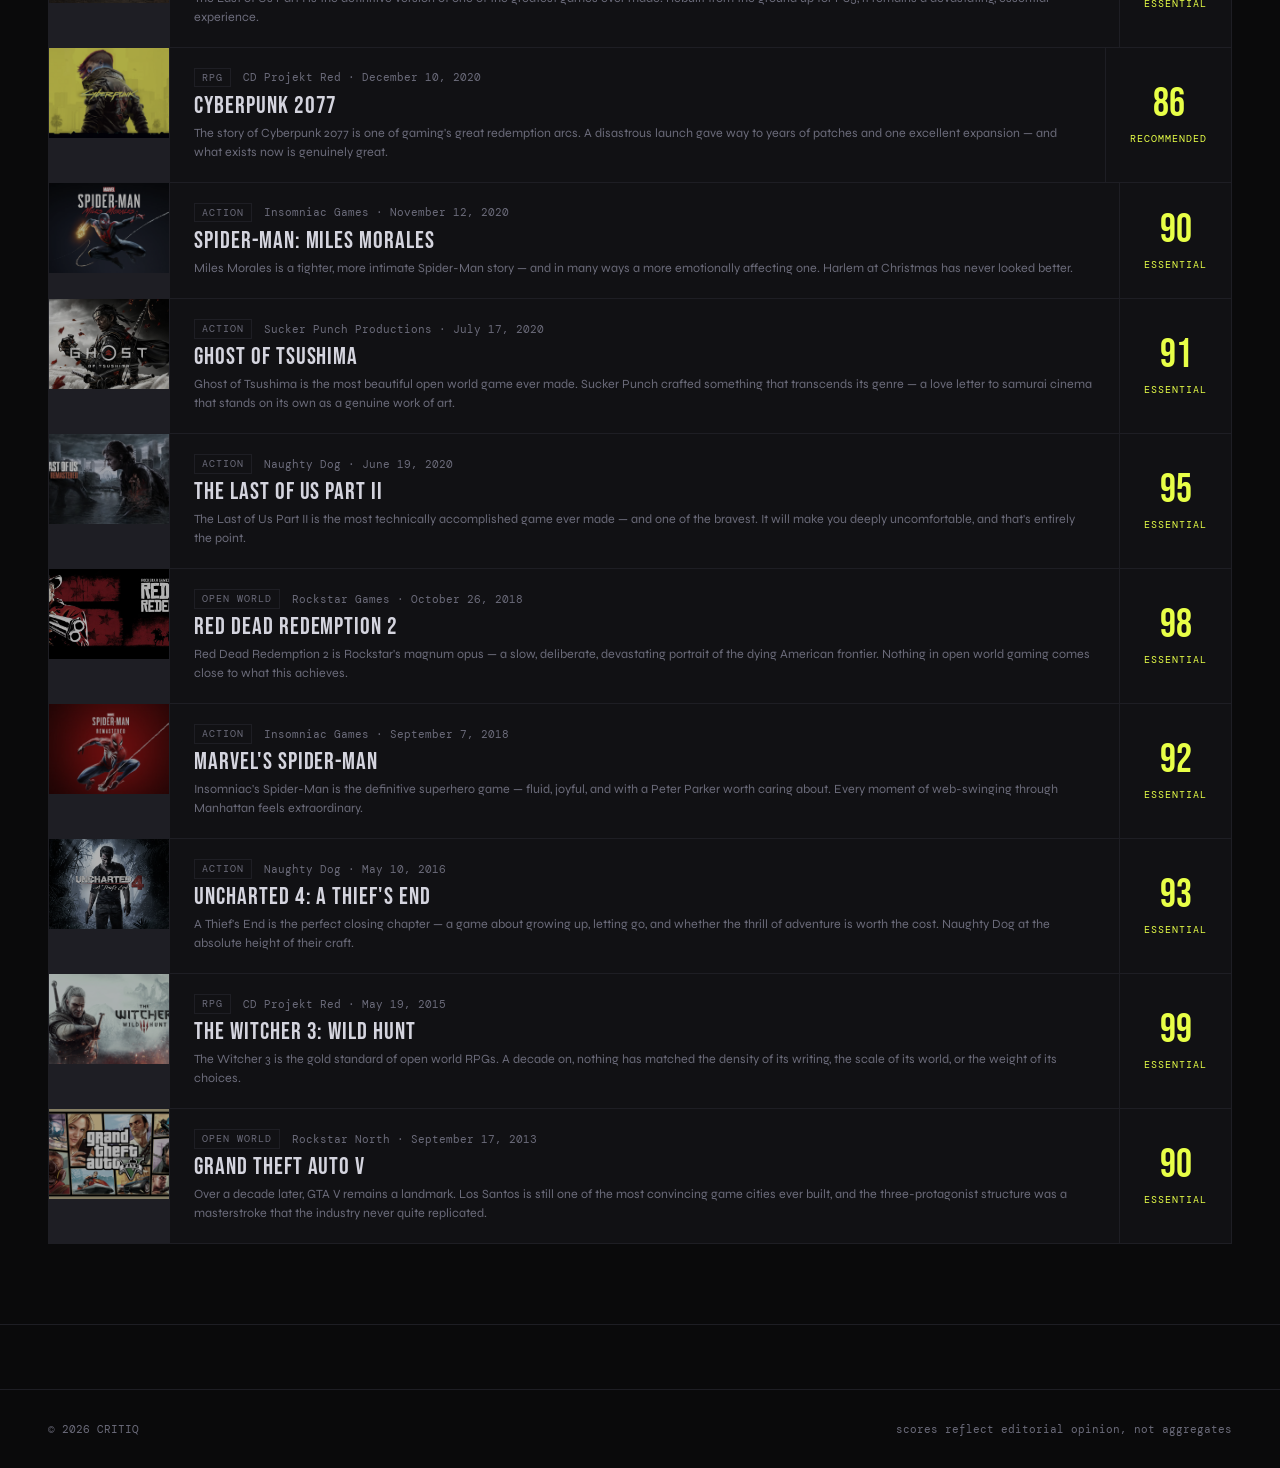
<file: latest.html>
<!DOCTYPE html>
<html lang="en">
<head>
  <meta charset="UTF-8" />
  <meta name="viewport" content="width=device-width, initial-scale=1.0" />
  <title>CRITIQ — Latest Reviews</title>
  <link rel="preconnect" href="https://fonts.googleapis.com" />
  <link href="https://fonts.googleapis.com/css2?family=Bebas+Neue&family=DM+Mono:ital,wght@0,300;0,400;1,300&family=Syne:wght@400;700;800&display=swap" rel="stylesheet" />
  <link rel="stylesheet" href="css/style.css" />
  <link rel="stylesheet" href="css/home.css" />
</head>
<body>

  <nav>
    <a class="logo" href="index.html">CRITIQ <span>// game reviews</span></a>
    <ul class="nav-links">
      <li><a href="browse.html">Browse</a></li>
      <li><a href="top-rated.html">Top Rated</a></li>
      <li><a href="latest.html" style="color:var(--accent)">Latest</a></li>
      <li><a href="about.html">About</a></li>
    </ul>
        <div class="search-wrap">
      <div class="container">
        <div class="search-container">
          <input class="search-input" type="text" placeholder="search games..." autocomplete="off" />
          <svg viewBox="0 0 24 24" class="search__icon">
            <g>
              <path d="M21.53 20.47l-3.66-3.66C19.195 15.24 20 13.214 20 11c0-4.97-4.03-9-9-9s-9 4.03-9 9 4.03 9 9 9c2.215 0 4.24-.804 5.808-2.13l3.66 3.66c.147.146.34.22.53.22s.385-.073.53-.22c.295-.293.295-.767.002-1.06zM3.5 11c0-4.135 3.365-7.5 7.5-7.5s7.5 3.365 7.5 7.5-3.365 7.5-7.5 7.5-7.5-3.365-7.5-7.5z"></path>
            </g>
          </svg>
        </div>
      </div>
      <div class="search-results"></div>
    </div>
  </nav>

  <section class="hero">
    <h1 class="hero-title">Latest<br><em>Reviews</em></h1>
    <div class="hero-meta">
      <div>sorted by release date</div>
      <div>newest → oldest</div>
      <div>scored 0–100</div>
    </div>
  </section>

  <section class="section" style="padding-top:3rem;">
    <div class="latest-list" id="latestList"></div>
  </section>

  <footer>
    <span>© 2026 CRITIQ</span>
    <span>scores reflect editorial opinion, not aggregates</span>
  </footer>

  <script src="js/games.js"></script>
  <script>
    // Parse release year/date for sorting
    function parseDate(str) {
      const d = new Date(str);
      return isNaN(d) ? new Date(str.replace(/[^\d]/g, '-')) : d;
    }

    const sorted = Object.values(GAMES).sort((a, b) =>
      parseDate(b.release) - parseDate(a.release)
    );

    const list = document.getElementById('latestList');
    list.innerHTML = sorted.map((g, i) => `
      <a class="latest-item" href="review.html?game=${g.slug}" style="--i:${i}">
        <div class="latest-img">
          <img src="${g.image}" alt="${g.title}" loading="lazy" />
        </div>
        <div class="latest-body">
          <div class="latest-meta">
            <span class="tag">${g.tags[0]}</span>
            <span>${g.developer} · ${g.release}</span>
          </div>
          <div class="latest-title">${g.title}</div>
          <div class="latest-blurb">${g.lede}</div>
        </div>
        <div class="latest-score">
          <span style="font-family:var(--font-head);font-size:2.5rem;color:var(--accent);line-height:1;">${g.score}</span>
          <span class="verdict ${g.verdictClass}" style="font-family:var(--font-mono);font-size:0.6rem;letter-spacing:0.1em;">${g.verdict}</span>
        </div>
      </a>
    `).join('');
  </script>

  <script src="js/search.js"></script>
</body>
</html>
</file>
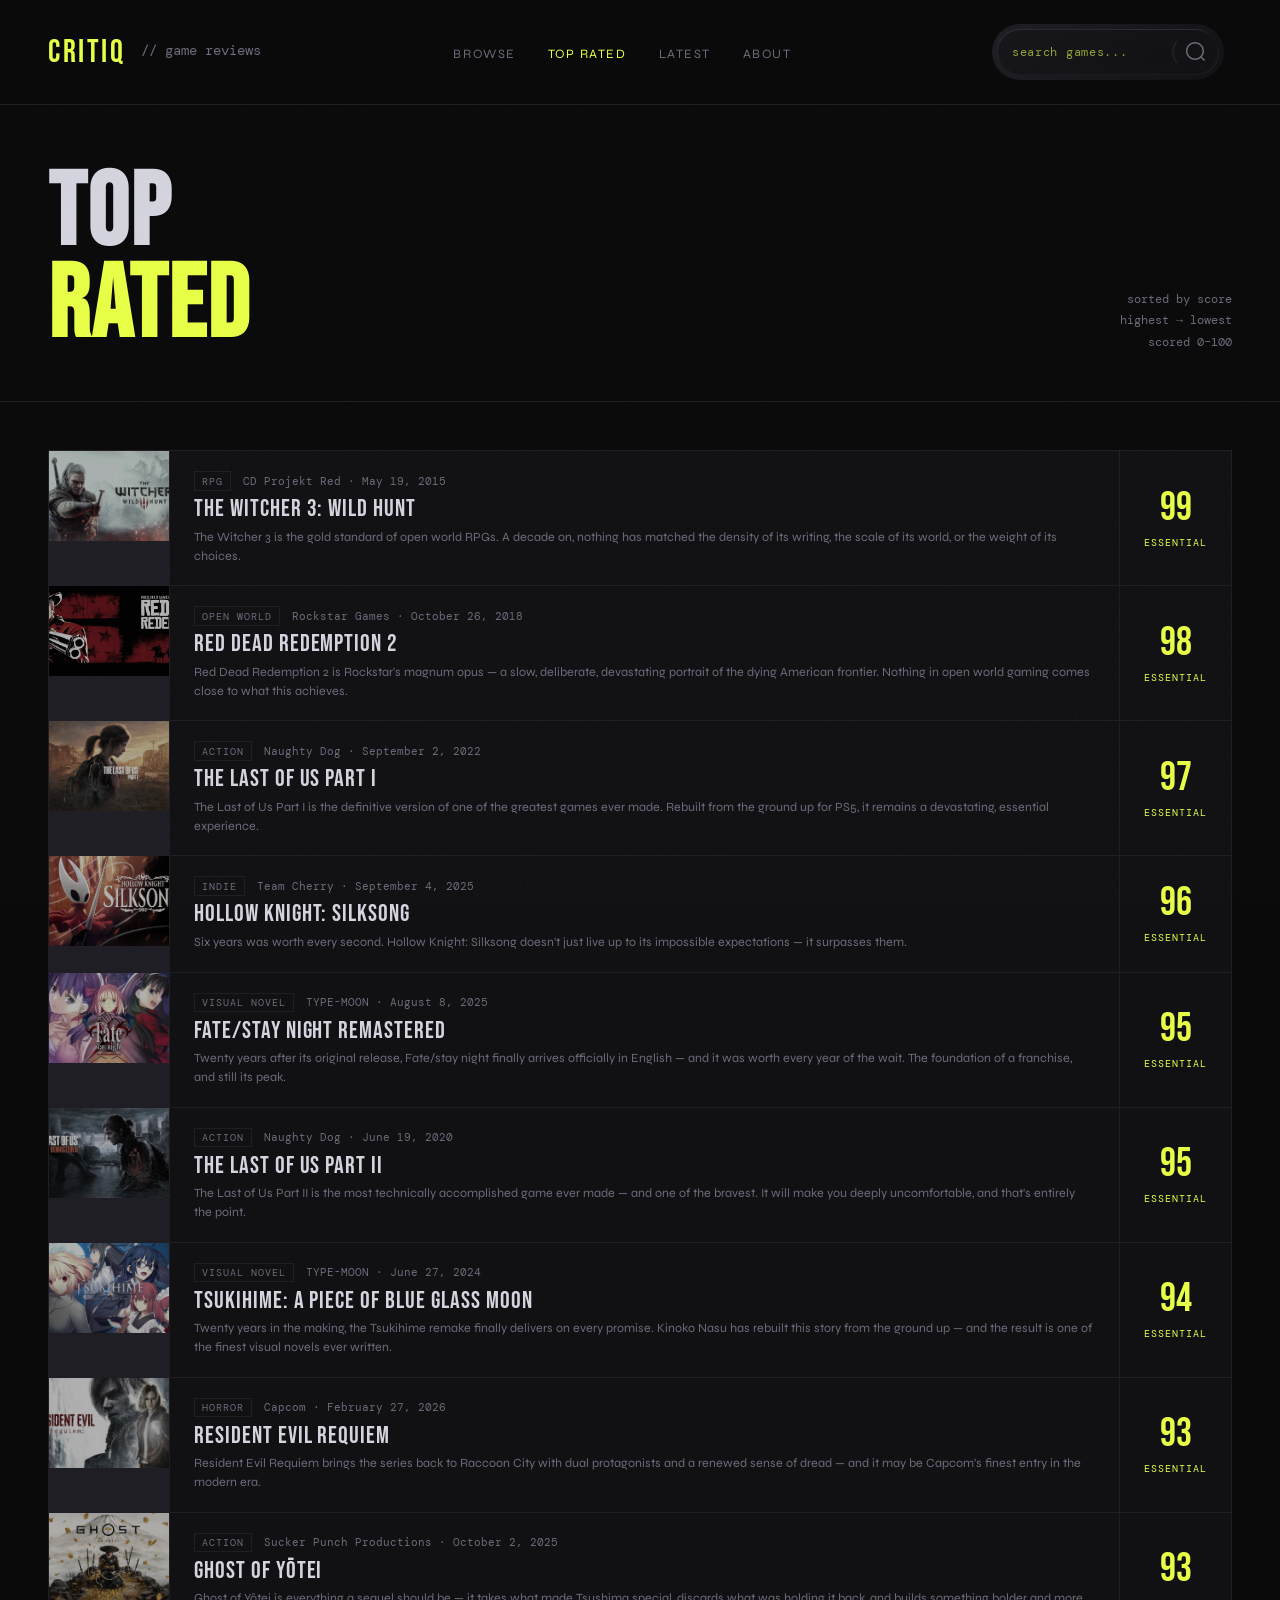
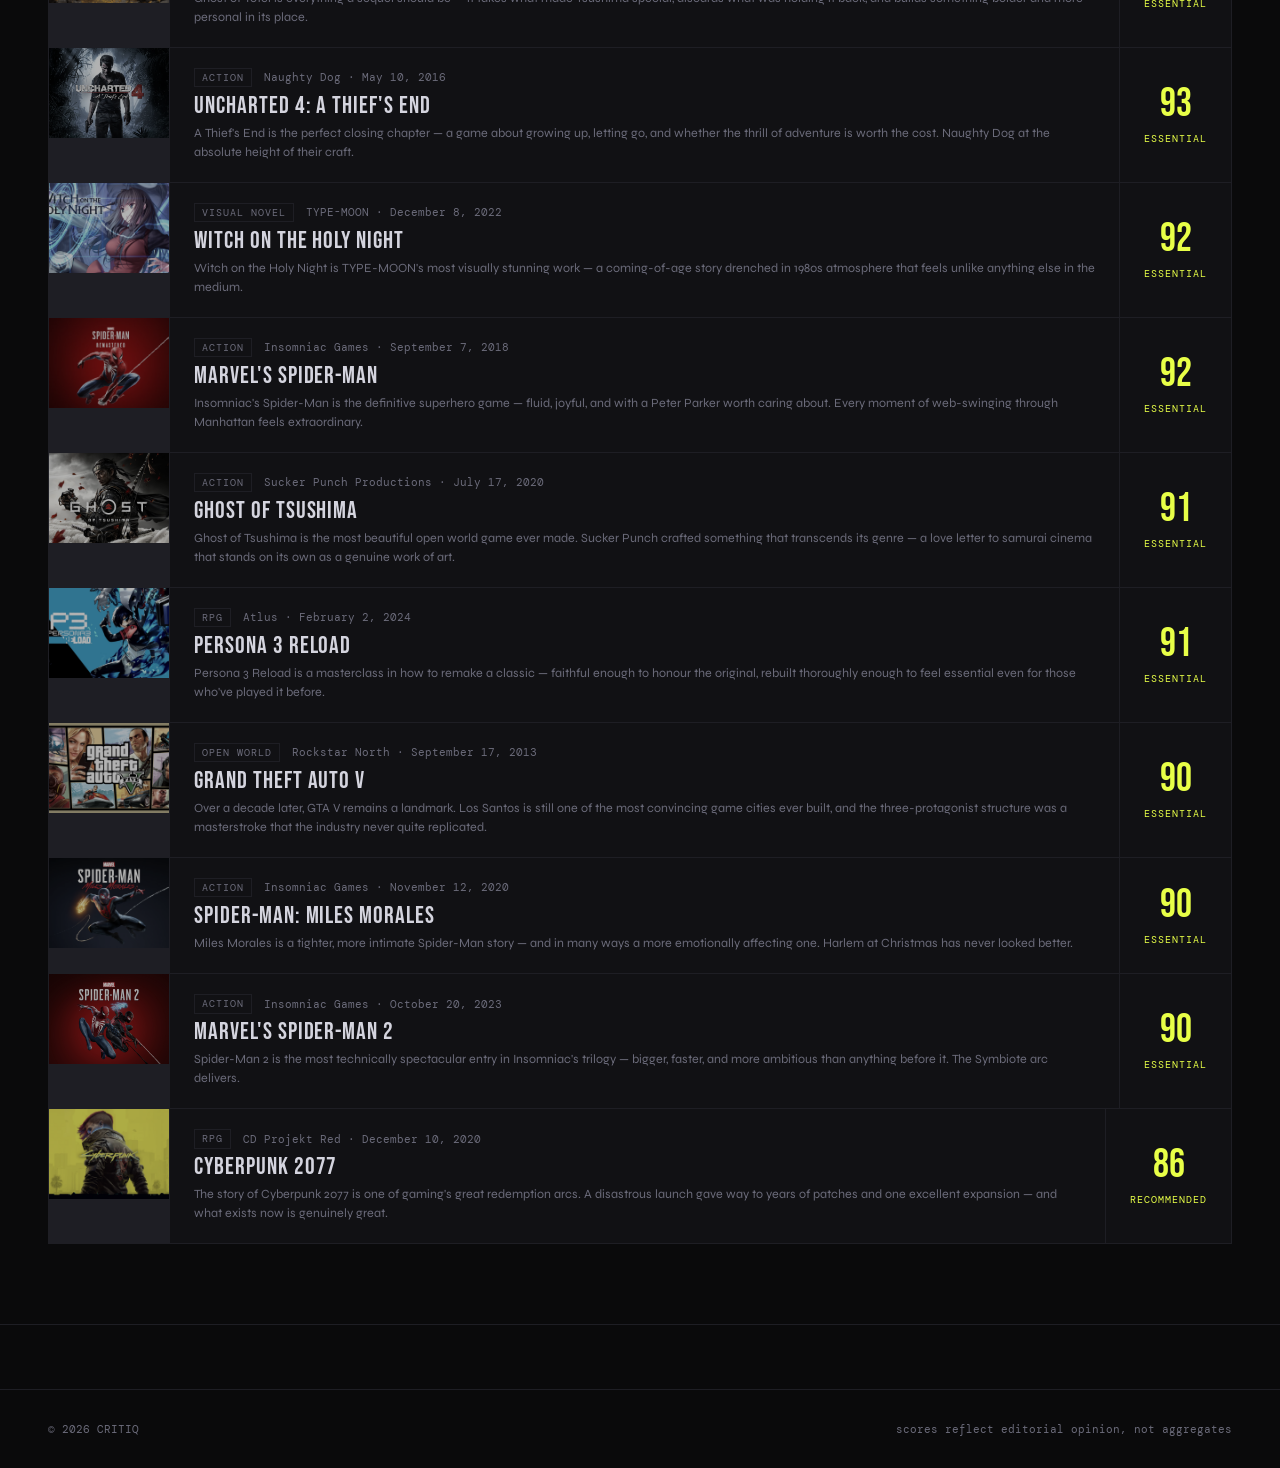
<file: top-rated.html>
<!DOCTYPE html>
<html lang="en">
<head>
  <meta charset="UTF-8" />
  <meta name="viewport" content="width=device-width, initial-scale=1.0" />
  <title>CRITIQ — Top Rated</title>
  <link rel="preconnect" href="https://fonts.googleapis.com" />
  <link href="https://fonts.googleapis.com/css2?family=Bebas+Neue&family=DM+Mono:ital,wght@0,300;0,400;1,300&family=Syne:wght@400;700;800&display=swap" rel="stylesheet" />
  <link rel="stylesheet" href="css/style.css" />
  <link rel="stylesheet" href="css/home.css" />
</head>
<body>

  <nav>
    <a class="logo" href="index.html">CRITIQ <span>// game reviews</span></a>
    <ul class="nav-links">
      <li><a href="browse.html">Browse</a></li>
      <li><a href="top-rated.html" style="color:var(--accent)">Top Rated</a></li>
      <li><a href="latest.html">Latest</a></li>
      <li><a href="about.html">About</a></li>
    </ul>
        <div class="search-wrap">
      <div class="container">
        <div class="search-container">
          <input class="search-input" type="text" placeholder="search games..." autocomplete="off" />
          <svg viewBox="0 0 24 24" class="search__icon">
            <g>
              <path d="M21.53 20.47l-3.66-3.66C19.195 15.24 20 13.214 20 11c0-4.97-4.03-9-9-9s-9 4.03-9 9 4.03 9 9 9c2.215 0 4.24-.804 5.808-2.13l3.66 3.66c.147.146.34.22.53.22s.385-.073.53-.22c.295-.293.295-.767.002-1.06zM3.5 11c0-4.135 3.365-7.5 7.5-7.5s7.5 3.365 7.5 7.5-3.365 7.5-7.5 7.5-7.5-3.365-7.5-7.5z"></path>
            </g>
          </svg>
        </div>
      </div>
      <div class="search-results"></div>
    </div>
  </nav>

  <section class="hero">
    <h1 class="hero-title">Top<br><em>Rated</em></h1>
    <div class="hero-meta">
      <div>sorted by score</div>
      <div>highest → lowest</div>
      <div>scored 0–100</div>
    </div>
  </section>

  <section class="section" id="listWrap" style="padding-top:3rem;">
    <div class="latest-list" id="topRatedList"></div>
  </section>

  <footer>
    <span>© 2026 CRITIQ</span>
    <span>scores reflect editorial opinion, not aggregates</span>
  </footer>

  <script src="js/games.js"></script>
  <script>
    const sorted = Object.values(GAMES).sort((a, b) => b.score - a.score);
    const list = document.getElementById('topRatedList');

    list.innerHTML = sorted.map((g, i) => `
      <a class="latest-item" href="review.html?game=${g.slug}" style="--i:${i}">
        <div class="latest-img">
          <img src="${g.image}" alt="${g.title}" loading="lazy" />
        </div>
        <div class="latest-body">
          <div class="latest-meta">
            <span class="tag">${g.tags[0]}</span>
            <span>${g.developer} · ${g.release}</span>
          </div>
          <div class="latest-title">${g.title}</div>
          <div class="latest-blurb">${g.lede}</div>
        </div>
        <div class="latest-score">
          <span style="font-family:var(--font-head);font-size:2.5rem;color:var(--accent);line-height:1;">${g.score}</span>
          <span class="verdict ${g.verdictClass}" style="font-family:var(--font-mono);font-size:0.6rem;letter-spacing:0.1em;">${g.verdict}</span>
        </div>
      </a>
    `).join('');
  </script>

  <script src="js/search.js"></script>
</body>
</html>
</file>
<file: css/style.css>
/* ── RESET ── */
*, *::before, *::after { box-sizing: border-box; margin: 0; padding: 0; }

/* ── CSS VARIABLES (your theme lives here) ── */
:root {
  --bg:        #0a0a0b;
  --surface:   #111114;
  --border:    #1e1e24;
  --accent:    #e8ff47;
  --accent2:   #ff4d6d;
  --muted:     #3a3a44;
  --text:      #d4d4de;
  --text-dim:  #6b6b7a;
  --font-head: 'Bebas Neue', sans-serif;
  --font-ui:   'Syne', sans-serif;
  --font-mono: 'DM Mono', monospace;
}

html { scroll-behavior: smooth; }

body {
  background: var(--bg);
  color: var(--text);
  font-family: var(--font-ui);
  min-height: 100vh;
  overflow-x: hidden;
}

/* ── NOISE OVERLAY ── */
body::before {
  content: '';
  position: fixed;
  inset: 0;
  background-image: url("data:image/svg+xml,%3Csvg viewBox='0 0 256 256' xmlns='http://www.w3.org/2000/svg'%3E%3Cfilter id='n'%3E%3CfeTurbulence type='fractalNoise' baseFrequency='0.9' numOctaves='4' stitchTiles='stitch'/%3E%3C/filter%3E%3Crect width='100%25' height='100%25' filter='url(%23n)' opacity='0.04'/%3E%3C/svg%3E");
  pointer-events: none;
  z-index: 9999;
  opacity: 0.4;
}

/* ── NAV ── */
nav {
  display: flex;
  align-items: center;
  justify-content: space-between;
  padding: 1.5rem 3rem;
  border-bottom: 1px solid var(--border);
  position: sticky;
  top: 0;
  background: rgba(10,10,11,0.85);
  backdrop-filter: blur(12px);
  z-index: 100;
}

.logo {
  font-family: var(--font-head);
  font-size: 2rem;
  letter-spacing: 0.08em;
  color: var(--accent);
  text-decoration: none;
}

.logo span {
  color: var(--text-dim);
  font-size: 0.9rem;
  font-family: var(--font-mono);
  letter-spacing: 0;
  margin-left: 0.5rem;
  vertical-align: middle;
}

.nav-links {
  display: flex;
  gap: 2rem;
  list-style: none;
}

.nav-links a {
  color: var(--text-dim);
  text-decoration: none;
  font-size: 0.8rem;
  letter-spacing: 0.12em;
  text-transform: uppercase;
  transition: color 0.2s;
}

.nav-links a:hover { color: var(--accent); }

/* ── HERO STRIP ── */
.hero {
  max-width: 1400px;
  margin-left: auto;
  margin-right: auto;
  padding: 4rem 3rem 3rem;
  border-bottom: 1px solid var(--border);
  display: flex;
  align-items: flex-end;
  justify-content: space-between;
  gap: 2rem;
  animation: fadeUp 0.6s ease both;
}

.hero-title {
  font-family: var(--font-head);
  font-size: clamp(3.5rem, 8vw, 7rem);
  line-height: 0.9;
  letter-spacing: 0.02em;
}

.hero-title em {
  font-style: normal;
  color: var(--accent);
  display: block;
}

.hero-meta {
  text-align: right;
  font-family: var(--font-mono);
  font-size: 0.75rem;
  color: var(--text-dim);
  line-height: 1.8;
}

/* ── FILTER BAR ── */
.filter-bar {
  max-width: 1400px;
  margin-left: auto;
  margin-right: auto;
  padding: 1rem 3rem;
  border-bottom: 1px solid var(--border);
  display: flex;
  gap: 0.5rem;
  align-items: center;
  flex-wrap: wrap;
  animation: fadeUp 0.6s 0.1s ease both;
}

.filter-label {
  font-family: var(--font-mono);
  font-size: 0.7rem;
  color: var(--text-dim);
  margin-right: 0.5rem;
  letter-spacing: 0.1em;
}

.chip {
  padding: 0.35rem 0.9rem;
  border: 1px solid var(--border);
  border-radius: 2px;
  font-size: 0.72rem;
  font-family: var(--font-mono);
  letter-spacing: 0.08em;
  color: var(--text-dim);
  cursor: pointer;
  background: transparent;
  transition: all 0.15s;
  text-transform: uppercase;
}

.chip:hover { border-color: var(--accent); color: var(--accent); }
.chip.active { background: var(--accent); color: var(--bg); border-color: var(--accent); font-weight: bold; }

/* ── GAME GRID ── */
.grid-wrap {
  max-width: 1400px;
  margin-left: auto;
  margin-right: auto;
  padding: 2.5rem 3rem;
  animation: fadeUp 0.6s 0.2s ease both;
}

.game-grid {
  display: grid;
  grid-template-columns: repeat(auto-fill, minmax(280px, 1fr));
  gap: 1px;
  background: var(--border);
  border: 1px solid var(--border);
}

/* ── GAME CARD ── */
a.card {
  text-decoration: none;
  color: inherit;
  display: block;
}

.card {
  background: var(--bg);
  position: relative;
  overflow: hidden;
  cursor: pointer;
  transition: background 0.2s;
  opacity: 0;
  animation: fadeUp 0.5s ease forwards;
}

.card:hover { background: var(--surface); }
.card:hover .card-img img { transform: scale(1.04); filter: brightness(0.85) saturate(0.85); }
.card:hover .card-score { color: var(--bg); }
.card:hover .score-ring { background: var(--accent); }

.card-img {
  width: 100%;
  aspect-ratio: 16/9;
  overflow: hidden;
  position: relative;
}

.card-img img {
  width: 100%;
  height: 100%;
  object-fit: cover;
  display: block;
  transition: transform 0.4s ease, filter 0.4s ease;
  filter: brightness(0.75) saturate(0.7);
}

.genre-tag {
  position: absolute;
  top: 0.75rem;
  left: 0.75rem;
  font-family: var(--font-mono);
  font-size: 0.62rem;
  letter-spacing: 0.12em;
  text-transform: uppercase;
  background: rgba(10,10,11,0.8);
  border: 1px solid var(--border);
  padding: 0.2rem 0.5rem;
  color: var(--text-dim);
}

.card-body {
  padding: 1.1rem 1.25rem 1.25rem;
  display: flex;
  flex-direction: column;
  gap: 0.5rem;
}

.card-top {
  display: flex;
  justify-content: space-between;
  align-items: flex-start;
}

.card-title {
  font-family: var(--font-head);
  font-size: 1.45rem;
  letter-spacing: 0.04em;
  line-height: 1;
  flex: 1;
  padding-right: 0.5rem;
}

.score-ring {
  width: 42px;
  height: 42px;
  border-radius: 50%;
  border: 2px solid var(--accent);
  display: flex;
  align-items: center;
  justify-content: center;
  flex-shrink: 0;
  transition: background 0.2s;
}

.card-score {
  font-family: var(--font-head);
  font-size: 1.1rem;
  color: var(--accent);
  transition: color 0.2s;
}

.card-meta {
  display: flex;
  gap: 1rem;
  font-family: var(--font-mono);
  font-size: 0.68rem;
  color: var(--text-dim);
}

.card-blurb {
  font-size: 0.8rem;
  line-height: 1.55;
  color: var(--text-dim);
  display: -webkit-box;
  -webkit-line-clamp: 2;
  -webkit-box-orient: vertical;
  overflow: hidden;
}

.card-footer {
  display: flex;
  align-items: center;
  justify-content: space-between;
  padding-top: 0.5rem;
  border-top: 1px solid var(--border);
  margin-top: 0.25rem;
}

.verdict {
  font-family: var(--font-mono);
  font-size: 0.62rem;
  letter-spacing: 0.1em;
  text-transform: uppercase;
}

.verdict.great { color: var(--accent); }
.verdict.good  { color: #7eb8ff; }
.verdict.mid   { color: #ffaa44; }
.verdict.poor  { color: var(--accent2); }

.read-link {
  font-family: var(--font-mono);
  font-size: 0.65rem;
  color: var(--text-dim);
  text-decoration: none;
  letter-spacing: 0.08em;
  transition: color 0.15s;
}

.read-link:hover { color: var(--accent); }

/* ── FEATURED CARD ── */
.card.featured { grid-column: span 2; }
.card.featured .card-img { aspect-ratio: 21/9; }
.card.featured .card-title { font-size: 2.2rem; }
.card.featured .card-blurb { -webkit-line-clamp: 3; }

/* ── EMPTY STATE ── */
.empty {
  display: none;
  grid-column: 1 / -1;
  padding: 4rem;
  text-align: center;
  font-family: var(--font-mono);
  color: var(--text-dim);
  font-size: 0.85rem;
  background: var(--bg);
}

/* ── FOOTER ── */
footer {
  margin-top: 4rem;
  padding: 2rem 3rem;
  border-top: 1px solid var(--border);
  display: flex;
  justify-content: space-between;
  font-family: var(--font-mono);
  font-size: 0.68rem;
  color: var(--text-dim);
}

/* ── ANIMATIONS ── */
@keyframes fadeUp {
  from { opacity: 0; transform: translateY(18px); }
  to   { opacity: 1; transform: translateY(0); }
}

/* ── SCROLLBAR ── */
::-webkit-scrollbar { width: 6px; }
::-webkit-scrollbar-track { background: var(--bg); }
::-webkit-scrollbar-thumb { background: var(--muted); border-radius: 3px; }

/* ── RESPONSIVE ── */
@media (max-width: 640px) {
  nav { padding: 1rem 1.25rem; }
  .hero { padding: 2.5rem 1.25rem 2rem; flex-direction: column; align-items: flex-start; }
  .filter-bar { padding: 1rem 1.25rem; }
  .grid-wrap { padding: 1.5rem 1.25rem; }
  .card.featured { grid-column: span 1; }
  footer { padding: 1.5rem 1.25rem; flex-direction: column; gap: 0.5rem; }
}

/* ── SEARCH ── */
.search-wrap {
  position: relative;
  display: flex;
  align-items: center;
  margin: 0 0.5rem;
}

.container {
  position: relative;
  background: linear-gradient(135deg, #1e1e24 0%, #111114 100%);
  border-radius: 1000px;
  padding: 6px;
  display: grid;
  place-content: center;
  z-index: 0;
  max-width: 260px;
  margin: 0;
}

.search-container {
  position: relative;
  width: 100%;
  border-radius: 50px;
  background: linear-gradient(135deg, #16161a 0%, #111114 100%);
  padding: 4px;
  display: flex;
  align-items: center;
}

.search-container::after,
.search-container::before {
  content: "";
  width: 100%;
  height: 100%;
  border-radius: inherit;
  position: absolute;
}

.search-container::before {
  top: -1px;
  left: -1px;
  background: linear-gradient(0deg, #1e1e24 0%, #2a2a34 100%);
  z-index: -1;
}

.search-container::after {
  bottom: -1px;
  right: -1px;
  background: linear-gradient(0deg, #1a1a20 0%, #1e1e28 100%);
  box-shadow: none;
  z-index: -2;
}

.search-input {
  padding: 7px 10px;
  width: 170px;
  background: linear-gradient(135deg, #16161a 0%, #111114 100%);
  border: none;
  color: var(--text);
  font-family: var(--font-mono);
  font-size: 0.72rem;
  letter-spacing: 0.06em;
  border-radius: 50px;
  transition: background 0.2s;
}

.search-input:focus {
  outline: none;
  background: linear-gradient(135deg, #1e1e28 0%, #16161a 100%);
}

.search-input::placeholder {
  color: var(--accent);
  opacity: 0.6;
}

.search__icon {
  width: 36px;
  aspect-ratio: 1;
  border-left: 2px solid var(--border);
  border-top: 3px solid transparent;
  border-bottom: 3px solid transparent;
  border-radius: 50%;
  padding-left: 10px;
  margin-right: 6px;
  cursor: pointer;
  flex-shrink: 0;
  transition: border-left-color 0.2s;
}

.search__icon:hover {
  border-left-color: var(--accent);
}

.search__icon path {
  fill: var(--text-dim);
  transition: fill 0.2s;
}

.search__icon:hover path {
  fill: var(--accent);
}

/* ── SEARCH RESULTS DROPDOWN ── */
.search-results {
  position: absolute;
  top: calc(100% + 0.75rem);
  right: 0;
  width: 320px;
  background: var(--surface);
  border: 1px solid var(--border);
  z-index: 999;
  display: none;
  flex-direction: column;
  max-height: 400px;
  overflow-y: auto;
}

.search-results.visible {
  display: flex;
}

.search-result-item {
  display: grid;
  grid-template-columns: 60px 1fr auto;
  border-bottom: 1px solid var(--border);
  text-decoration: none;
  color: inherit;
  transition: background 0.15s;
}

.search-result-item:last-child { border-bottom: none; }
.search-result-item:hover { background: var(--muted); }

.search-result-img {
  width: 60px;
  height: 45px;
  overflow: hidden;
}

.search-result-img img {
  width: 100%;
  height: 100%;
  object-fit: cover;
  filter: brightness(0.8) saturate(0.7);
}

.search-result-info {
  padding: 0.5rem 0.75rem;
  display: flex;
  flex-direction: column;
  justify-content: center;
  gap: 0.2rem;
}

.search-result-title {
  font-family: var(--font-head);
  font-size: 1rem;
  letter-spacing: 0.04em;
  line-height: 1;
}

.search-result-meta {
  font-family: var(--font-mono);
  font-size: 0.6rem;
  color: var(--text-dim);
  letter-spacing: 0.06em;
}

.search-result-score {
  font-family: var(--font-head);
  font-size: 1.4rem;
  color: var(--accent);
  padding: 0 0.75rem;
  display: flex;
  align-items: center;
}

.search-empty {
  padding: 1rem;
  font-family: var(--font-mono);
  font-size: 0.72rem;
  color: var(--text-dim);
  text-align: center;
}
</file>
<file: css/home.css>
/* ============================================
   home.css — styles specific to home.html
   Shared base styles live in css/style.css
   ============================================ */

/* ── HERO ── */
.home-hero {
  position: relative;
  min-height: 88vh;
  display: flex;
  flex-direction: column;
  justify-content: center;
  padding: 6rem 3rem 0;
  border-bottom: 1px solid var(--border);
  overflow: hidden;
}

/* Giant background text watermark */
.hero-bg-text {
  position: absolute;
  top: 50%;
  left: 50%;
  transform: translate(-50%, -50%);
  font-family: var(--font-head);
  font-size: clamp(12rem, 28vw, 26rem);
  color: transparent;
  -webkit-text-stroke: 1px var(--border);
  pointer-events: none;
  user-select: none;
  white-space: nowrap;
  letter-spacing: 0.05em;
  opacity: 0.6;
}

.hero-content {
  position: relative;
  z-index: 2;
  max-width: 700px;
  animation: fadeUp 0.7s ease both;
}

.hero-eyebrow {
  font-family: var(--font-mono);
  font-size: 0.75rem;
  color: var(--accent);
  letter-spacing: 0.15em;
  margin-bottom: 1.5rem;
}

.hero-heading {
  font-family: var(--font-head);
  font-size: clamp(4rem, 10vw, 9rem);
  line-height: 0.88;
  letter-spacing: 0.02em;
  margin-bottom: 2rem;
}

.hero-heading em {
  font-style: normal;
  color: var(--accent);
}

.hero-sub {
  font-family: var(--font-mono);
  font-size: 0.8rem;
  color: var(--text-dim);
  line-height: 1.7;
  max-width: 420px;
  margin-bottom: 1rem;
}

.hero-cta {
  display: inline-block;
  padding: 0.75rem 1.75rem;
  border: 1px solid var(--accent);
  color: var(--accent);
  font-family: var(--font-mono);
  font-size: 0.75rem;
  letter-spacing: 0.1em;
  text-decoration: none;
  text-transform: uppercase;
  transition: background 0.2s, color 0.2s;
}

.hero-cta:hover {
  background: var(--accent);
  color: var(--bg);
}

/* Scrolling ticker at the bottom of the hero */
.hero-ticker {
  position: relative;
  z-index: 2;
  margin-top: 4rem;
  border-top: 1px solid var(--border);
  padding: 0.9rem 0;
  overflow: hidden;
  white-space: nowrap;
}

.ticker-track {
  display: inline-flex;
  gap: 3rem;
  animation: ticker 28s linear infinite;
  font-family: var(--font-head);
  font-size: 1.1rem;
  letter-spacing: 0.08em;
  color: var(--text-dim);
}

.ticker-track span::before {
  content: '— ';
  color: var(--border);
}

@keyframes ticker {
  from { transform: translateX(0); }
  to   { transform: translateX(-50%); }
}

/* ── SECTIONS ── */
.section {
  padding: 5rem 3rem;
  border-bottom: 1px solid var(--border);
  max-width: 1400px;
  margin-left: auto;
  margin-right: auto;
}

.section-dark {
  background: var(--surface);
}

.section-header {
  display: flex;
  align-items: baseline;
  gap: 1.25rem;
  margin-bottom: 2.5rem;
  flex-wrap: wrap;
}

.section-label {
  font-family: var(--font-mono);
  font-size: 0.7rem;
  color: var(--accent);
  letter-spacing: 0.12em;
}

.section-title {
  font-family: var(--font-head);
  font-size: clamp(2rem, 4vw, 3rem);
  letter-spacing: 0.04em;
  line-height: 1;
  flex: 1;
}

.section-link {
  font-family: var(--font-mono);
  font-size: 0.7rem;
  color: var(--text-dim);
  text-decoration: none;
  letter-spacing: 0.08em;
  margin-left: auto;
  transition: color 0.15s;
}

.section-link:hover { color: var(--accent); }

/* ── FEATURED REVIEW ── */
.featured-review {
  text-decoration: none;
  color: inherit;
  display: grid;
  grid-template-columns: 1fr 1fr;
  gap: 1px;
  background: var(--border);
  border: 1px solid var(--border);
  animation: fadeUp 0.6s 0.15s ease both;
  opacity: 0;
  animation-fill-mode: forwards;
}

.featured-img {
  position: relative;
  aspect-ratio: 4/3;
  overflow: hidden;
}

.featured-img img {
  width: 100%;
  height: 100%;
  object-fit: cover;
  filter: brightness(0.7) saturate(0.6);
  transition: filter 0.4s, transform 0.4s;
}

.featured-review:hover .featured-img img {
  filter: brightness(0.8) saturate(0.8);
  transform: scale(1.02);
}

.featured-score-badge {
  position: absolute;
  bottom: 1.25rem;
  left: 1.25rem;
  display: flex;
  flex-direction: column;
  align-items: center;
  background: rgba(10,10,11,0.9);
  border: 1px solid var(--accent);
  padding: 0.6rem 1rem;
}

.badge-num {
  font-family: var(--font-head);
  font-size: 2.8rem;
  color: var(--accent);
  line-height: 1;
}

.badge-label {
  font-family: var(--font-mono);
  font-size: 0.6rem;
  letter-spacing: 0.12em;
  text-transform: uppercase;
  color: var(--accent);
}

.featured-body {
  background: var(--bg);
  padding: 2.5rem;
  display: flex;
  flex-direction: column;
  gap: 1rem;
  justify-content: center;
}

.featured-meta {
  display: flex;
  align-items: center;
  gap: 0.6rem;
  font-family: var(--font-mono);
  font-size: 0.7rem;
  color: var(--text-dim);
}

.dot { color: var(--border); }

.tag {
  font-family: var(--font-mono);
  font-size: 0.62rem;
  letter-spacing: 0.1em;
  text-transform: uppercase;
  border: 1px solid var(--border);
  padding: 0.15rem 0.45rem;
  color: var(--text-dim);
}

.featured-title {
  font-family: var(--font-head);
  font-size: clamp(2.5rem, 4vw, 4rem);
  letter-spacing: 0.03em;
  line-height: 0.95;
}

.featured-excerpt {
  font-size: 0.85rem;
  line-height: 1.65;
  color: var(--text-dim);
}

.read-full {
  display: inline-block;
  margin-top: 0.5rem;
  font-family: var(--font-mono);
  font-size: 0.72rem;
  color: var(--accent);
  text-decoration: none;
  letter-spacing: 0.08em;
  transition: opacity 0.15s;
}

.read-full:hover { opacity: 0.7; }

/* ── LATEST REVIEWS (list layout) ── */
.latest-list {
  display: flex;
  flex-direction: column;
  border: 1px solid var(--border);
}

.latest-item {
  text-decoration: none;
  color: inherit;
  display: grid;
  grid-template-columns: 120px 1fr auto;
  gap: 1px;
  background: var(--border);
  border-bottom: 1px solid var(--border);
  transition: background 0.2s;
  opacity: 0;
  animation: fadeUp 0.5s ease forwards;
}

.latest-item:last-child { border-bottom: none; }
.latest-item:hover { background: var(--muted); }

.latest-img {
  aspect-ratio: 4/3;
  overflow: hidden;
  background: var(--surface);
}

.latest-img img {
  width: 100%;
  height: 100%;
  object-fit: cover;
  filter: brightness(0.7) saturate(0.6);
  transition: filter 0.3s, transform 0.3s;
  display: block;
}

.latest-item:hover .latest-img img {
  filter: brightness(0.9) saturate(0.9);
  transform: scale(1.05);
}

.latest-body {
  background: var(--surface);
  padding: 1.25rem 1.5rem;
  display: flex;
  flex-direction: column;
  gap: 0.4rem;
  justify-content: center;
}

.latest-meta {
  display: flex;
  gap: 0.75rem;
  align-items: center;
  font-family: var(--font-mono);
  font-size: 0.68rem;
  color: var(--text-dim);
}

.latest-title {
  font-family: var(--font-head);
  font-size: 1.5rem;
  letter-spacing: 0.04em;
  line-height: 1;
}

.latest-blurb {
  font-size: 0.78rem;
  line-height: 1.5;
  color: var(--text-dim);
  display: -webkit-box;
  -webkit-line-clamp: 2;
  -webkit-box-orient: vertical;
  overflow: hidden;
}

.latest-score {
  background: var(--surface);
  padding: 1.25rem 1.5rem;
  display: flex;
  flex-direction: column;
  align-items: center;
  justify-content: center;
  gap: 0.5rem;
  min-width: 90px;
}

/* ── TOP RATED GRID ── */
.top-grid {
  display: grid;
  grid-template-columns: repeat(4, 1fr);
  gap: 1px;
  background: var(--border);
  border: 1px solid var(--border);
}

.top-card {
  text-decoration: none;
  color: inherit;
  background: var(--bg);
  position: relative;
  overflow: hidden;
  transition: background 0.2s;
  opacity: 0;
  animation: fadeUp 0.5s ease forwards;
  animation-delay: calc(var(--rank) * 0.08s + 0.1s);
}

.top-card:hover { background: var(--surface); }
.top-card:hover .top-img img { transform: scale(1.05); filter: brightness(0.85) saturate(0.8); }

.rank-num {
  position: absolute;
  top: 0.75rem;
  right: 0.75rem;
  font-family: var(--font-head);
  font-size: 1.4rem;
  color: rgba(255,255,255,0.12);
  line-height: 1;
  z-index: 2;
}

.top-img {
  aspect-ratio: 3/2;
  overflow: hidden;
}

.top-img img {
  width: 100%;
  height: 100%;
  object-fit: cover;
  display: block;
  filter: brightness(0.7) saturate(0.6);
  transition: transform 0.4s ease, filter 0.4s ease;
}

.top-body {
  padding: 1rem 1.1rem 1.25rem;
  display: flex;
  flex-direction: column;
  gap: 0.45rem;
}

.top-title {
  font-family: var(--font-head);
  font-size: 1.3rem;
  letter-spacing: 0.04em;
  line-height: 1;
}

.top-score-row {
  display: flex;
  align-items: center;
  gap: 0.75rem;
  margin-top: 0.2rem;
}

/* ── RESPONSIVE ── */
@media (max-width: 900px) {
  .featured-review { grid-template-columns: 1fr; }
  .featured-img { aspect-ratio: 16/9; }
  .top-grid { grid-template-columns: repeat(2, 1fr); }
}

@media (max-width: 640px) {
  .home-hero { padding: 5rem 1.25rem 0; min-height: 70vh; }
  .section { padding: 3rem 1.25rem; }
  .latest-item { grid-template-columns: 90px 1fr; }
  .latest-score { display: none; }
  .top-grid { grid-template-columns: repeat(2, 1fr); }
}











/* ── BROWSE BUTTON ── */
.animated-button {
  position: relative;
  display: inline-flex;
  align-items: center;
  justify-content: center;
  gap: 6px;
  padding: 0.75rem 2rem;
  border-radius: 999px;
  font-family: var(--font-mono);
  font-size: 0.75rem;
  letter-spacing: 0.1em;
  text-transform: uppercase;
  color: var(--accent);
  background: transparent;
  box-shadow: 0 0 0 2px var(--accent);
  overflow: hidden;
  cursor: pointer;
  text-decoration: none;
  transition: all 0.6s cubic-bezier(0.23,1,0.32,1);
  margin-top: 1rem;
}

.animated-button svg {
  position: absolute;
  width: 20px;
  fill: var(--accent);
  transition: all 0.8s cubic-bezier(0.23,1,0.32,1);
}

.animated-button .arr-1 { right: 18px; }
.animated-button .arr-2 { left: -18%; }

.animated-button .circle {
  position: absolute;
  top: 50%;
  left: 50%;
  transform: translate(-50%, -50%);
  width: 20px;
  height: 20px;
  background: var(--accent);
  border-radius: 50%;
  opacity: 0;
  transition: all 0.8s cubic-bezier(0.23,1,0.32,1);
}

.animated-button .text {
  position: relative;
  z-index: 2;
  padding-right: 22px;
  transition: transform 0.8s cubic-bezier(0.23,1,0.32,1);
}

.animated-button:hover {
  color: var(--bg);
  border-radius: 12px;
  box-shadow: 0 0 0 12px transparent;
}

.animated-button:hover .arr-1 { right: -25%; }
.animated-button:hover .arr-2 { left: 12px; }
.animated-button:hover svg { fill: var(--bg); }

.animated-button:hover .circle {
  width: 240px;
  height: 240px;
  opacity: 1;
}

.animated-button:active {
  transform: scale(0.95);
  box-shadow: 0 0 0 4px var(--accent);
}
</file>
<file: css/about.css>
/* ============================================
   about.css — styles specific to about.html
   ============================================ */

.about-hero {
  position: relative;
  min-height: 70vh;
  display: flex;
  align-items: center;
  padding: 6rem 3rem;
  border-bottom: 1px solid var(--border);
  overflow: hidden;
}

.about-bg-text {
  position: absolute;
  top: 50%;
  left: 50%;
  transform: translate(-50%, -50%);
  font-family: var(--font-head);
  font-size: clamp(10rem, 24vw, 22rem);
  color: transparent;
  -webkit-text-stroke: 1px var(--border);
  pointer-events: none;
  user-select: none;
  white-space: nowrap;
  letter-spacing: 0.05em;
  opacity: 0.5;
}

.about-content {
  position: relative;
  z-index: 2;
  animation: fadeUp 0.7s ease both;
}

.about-eyebrow {
  font-family: var(--font-mono);
  font-size: 0.75rem;
  color: var(--accent);
  letter-spacing: 0.15em;
  margin-bottom: 1.5rem;
}

.about-heading {
  font-family: var(--font-head);
  font-size: clamp(4rem, 10vw, 9rem);
  line-height: 0.88;
  letter-spacing: 0.02em;
  margin-bottom: 1rem;
}

.about-heading em {
  font-style: normal;
  color: var(--accent);
}

.about-alias {
  font-family: var(--font-mono);
  font-size: 0.85rem;
  color: var(--text-dim);
  letter-spacing: 0.08em;
}

.about-alias span {
  color: var(--text);
}

/* ── CREDIT BLOCK ── */
.credit-section {
  padding: 5rem 3rem;
  display: flex;
  justify-content: center;
}

.credit-card {
  border: 1px solid var(--border);
  background: var(--surface);
  padding: 3rem;
  max-width: 600px;
  width: 100%;
  display: flex;
  flex-direction: column;
  gap: 1.25rem;
  animation: fadeUp 0.6s 0.15s ease both;
  opacity: 0;
  animation-fill-mode: forwards;
}

.credit-label {
  font-family: var(--font-mono);
  font-size: 0.68rem;
  color: var(--accent);
  letter-spacing: 0.12em;
}

.credit-statement {
  font-family: var(--font-head);
  font-size: 2.5rem;
  letter-spacing: 0.04em;
  line-height: 1.1;
  color: var(--text);
}

.credit-statement strong {
  color: var(--accent);
  font-weight: normal;
}

.alias {
  color: var(--text-dim);
  font-size: 1.8rem;
}

.credit-sub {
  font-family: var(--font-mono);
  font-size: 0.78rem;
  color: var(--text-dim);
  line-height: 1.7;
  border-top: 1px solid var(--border);
  padding-top: 1.25rem;
}

.credit-stack {
  display: flex;
  gap: 0.5rem;
  flex-wrap: wrap;
}

.stack-item {
  font-family: var(--font-mono);
  font-size: 0.65rem;
  letter-spacing: 0.1em;
  text-transform: uppercase;
  border: 1px solid var(--border);
  padding: 0.25rem 0.65rem;
  color: var(--text-dim);
}

@media (max-width: 640px) {
  .about-hero { padding: 5rem 1.25rem; }
  .credit-section { padding: 3rem 1.25rem; }
  .credit-card { padding: 2rem 1.5rem; }
}
</file>
